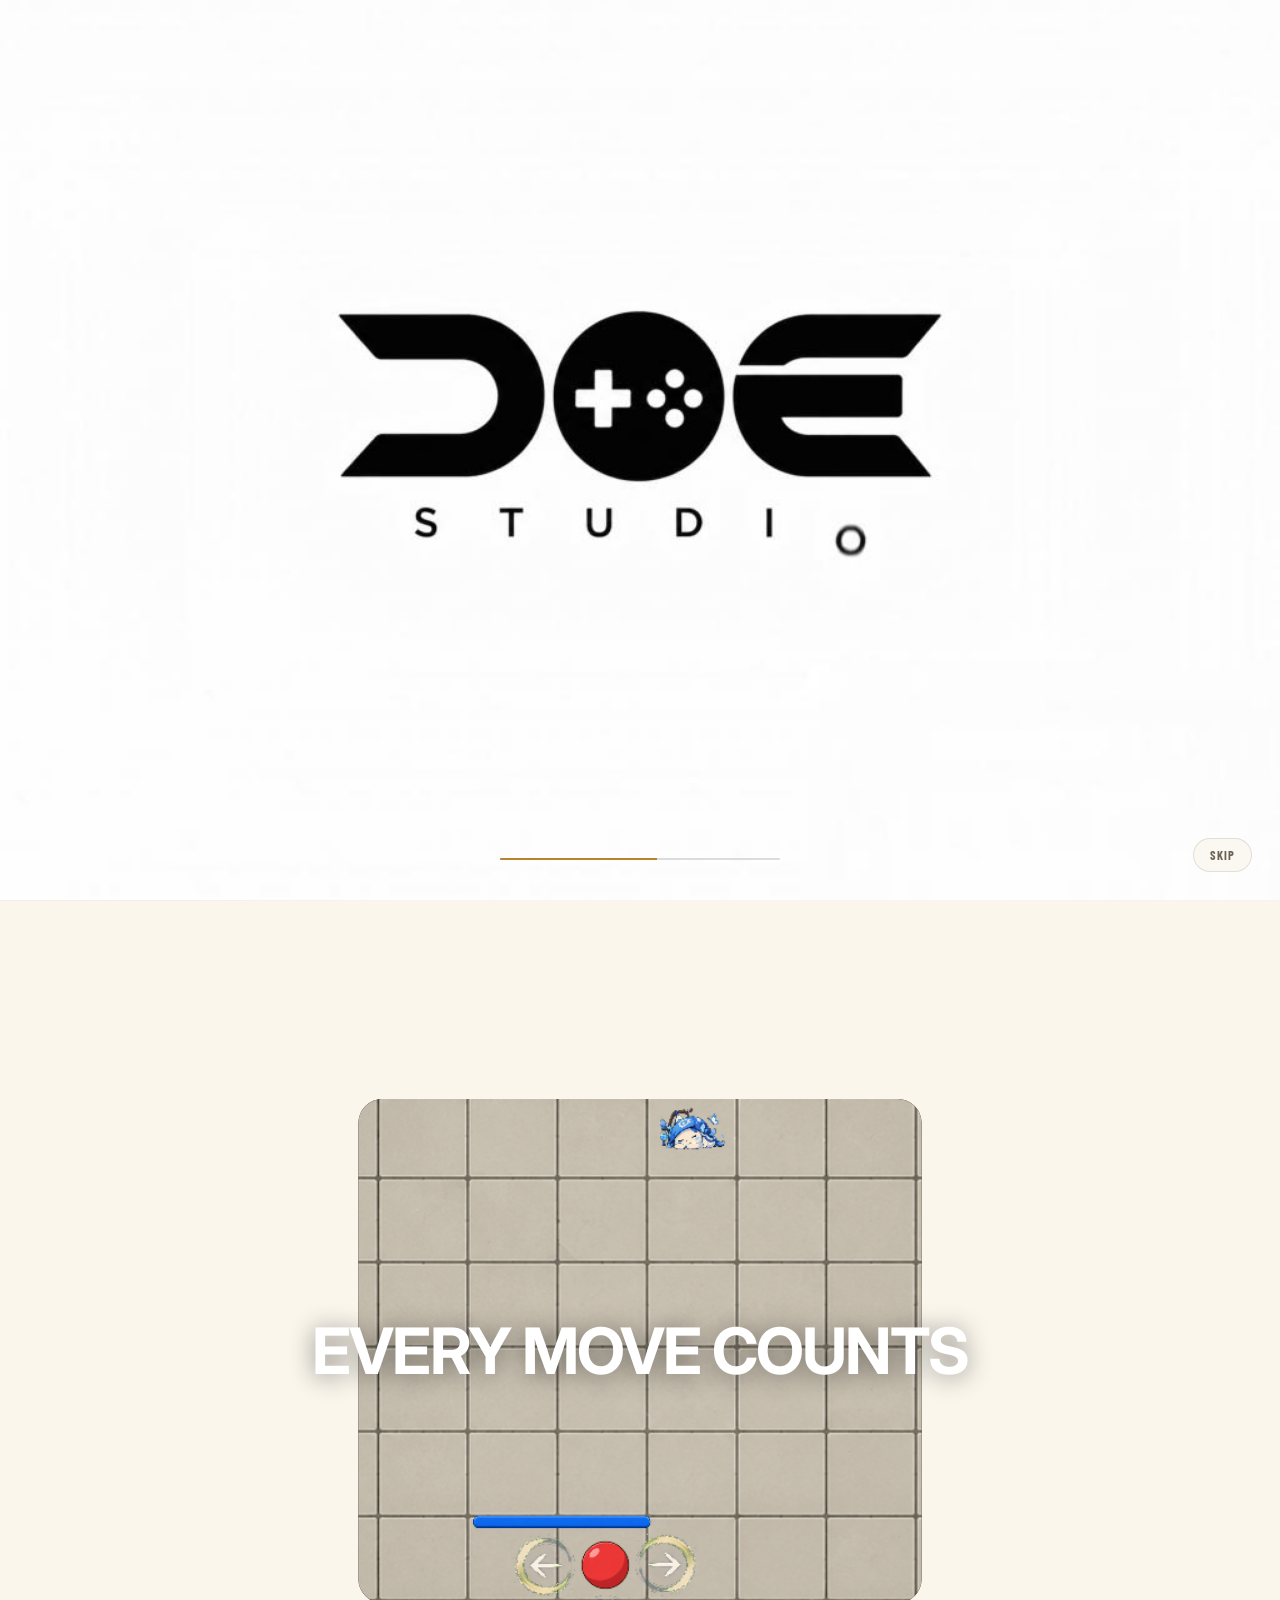
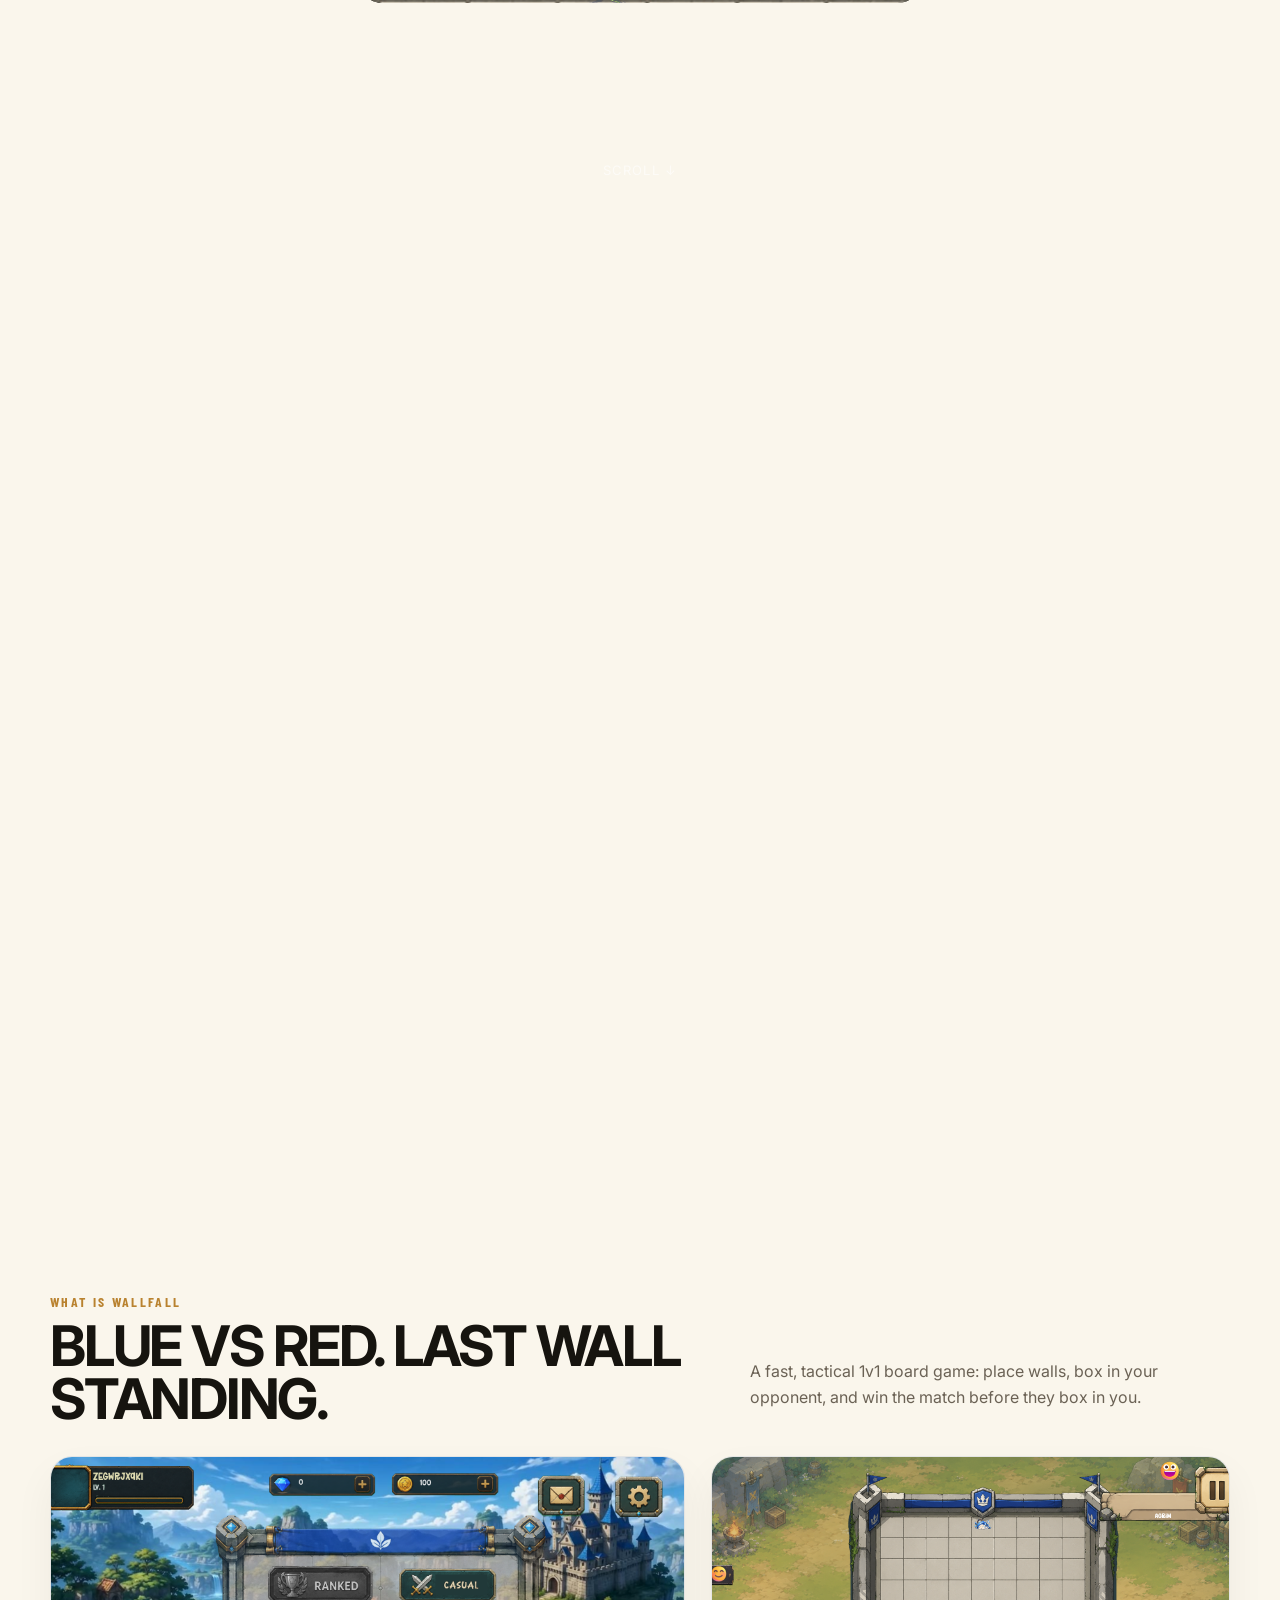
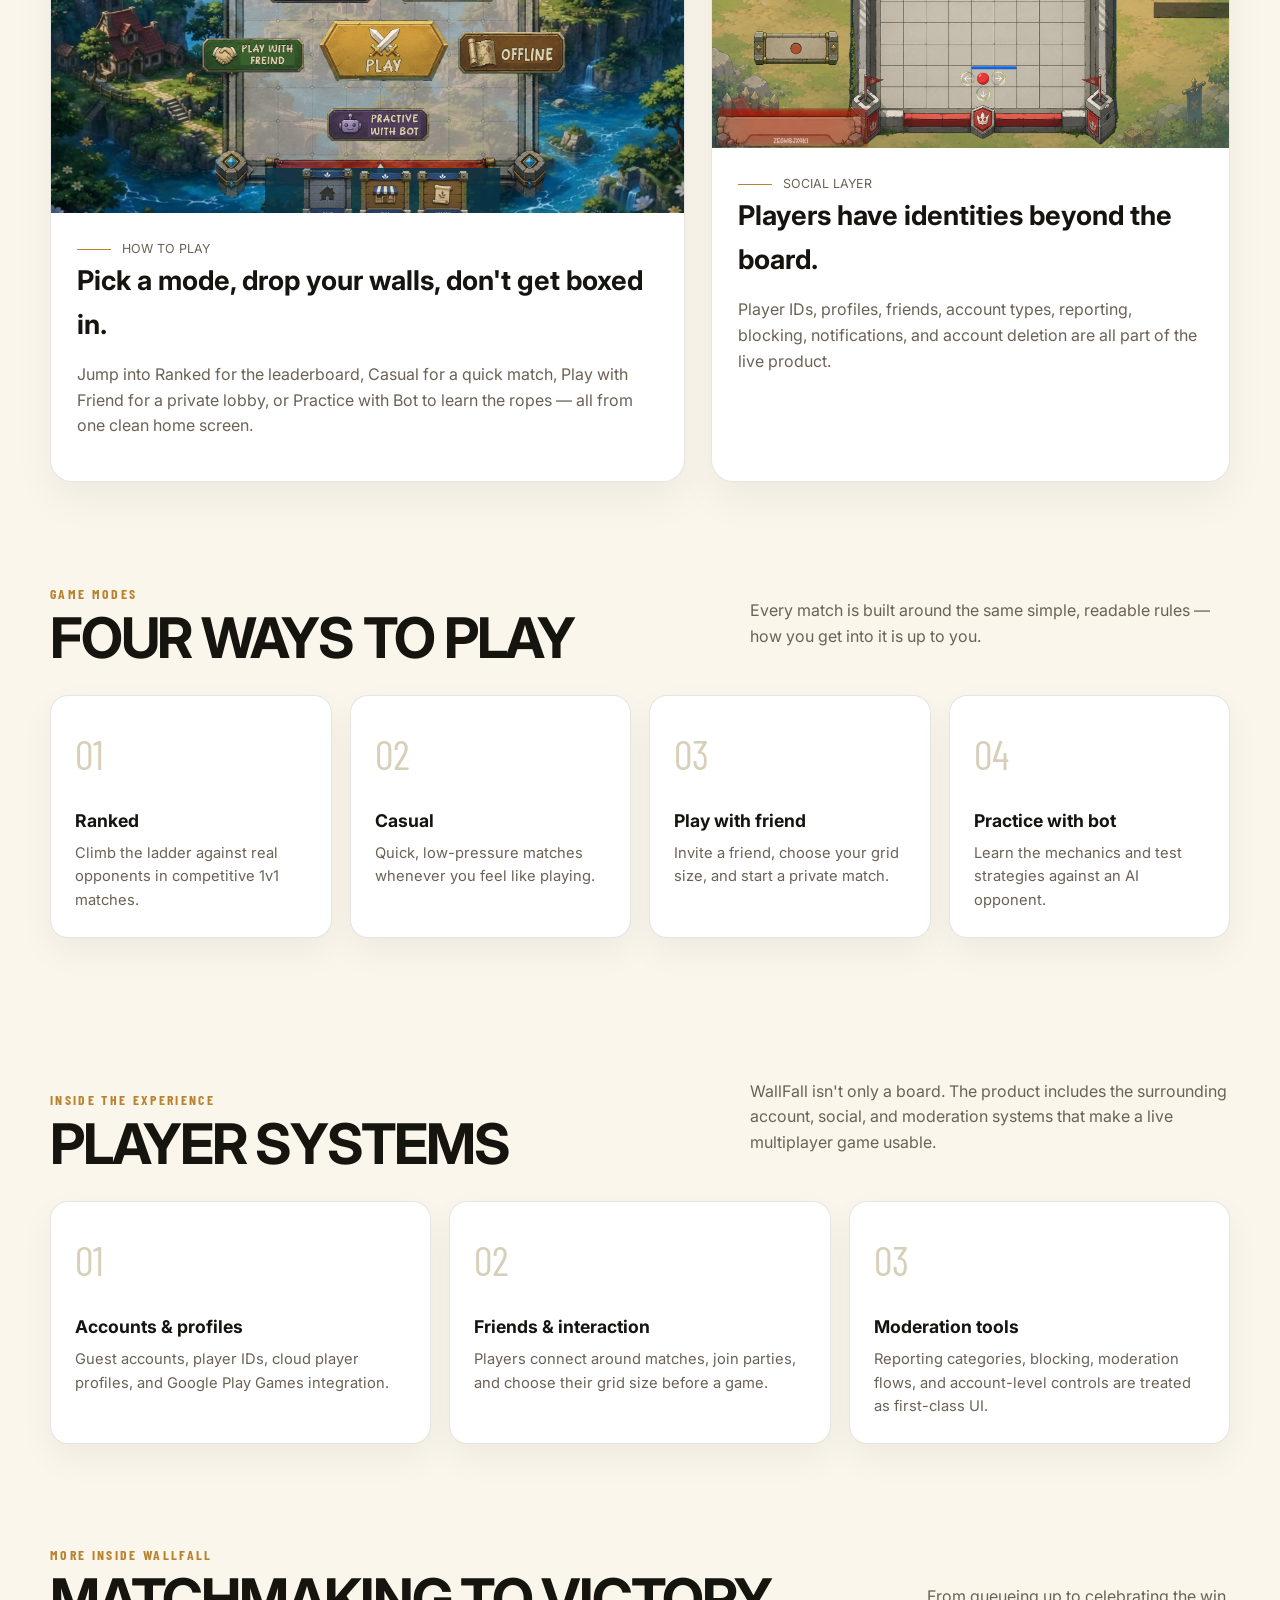
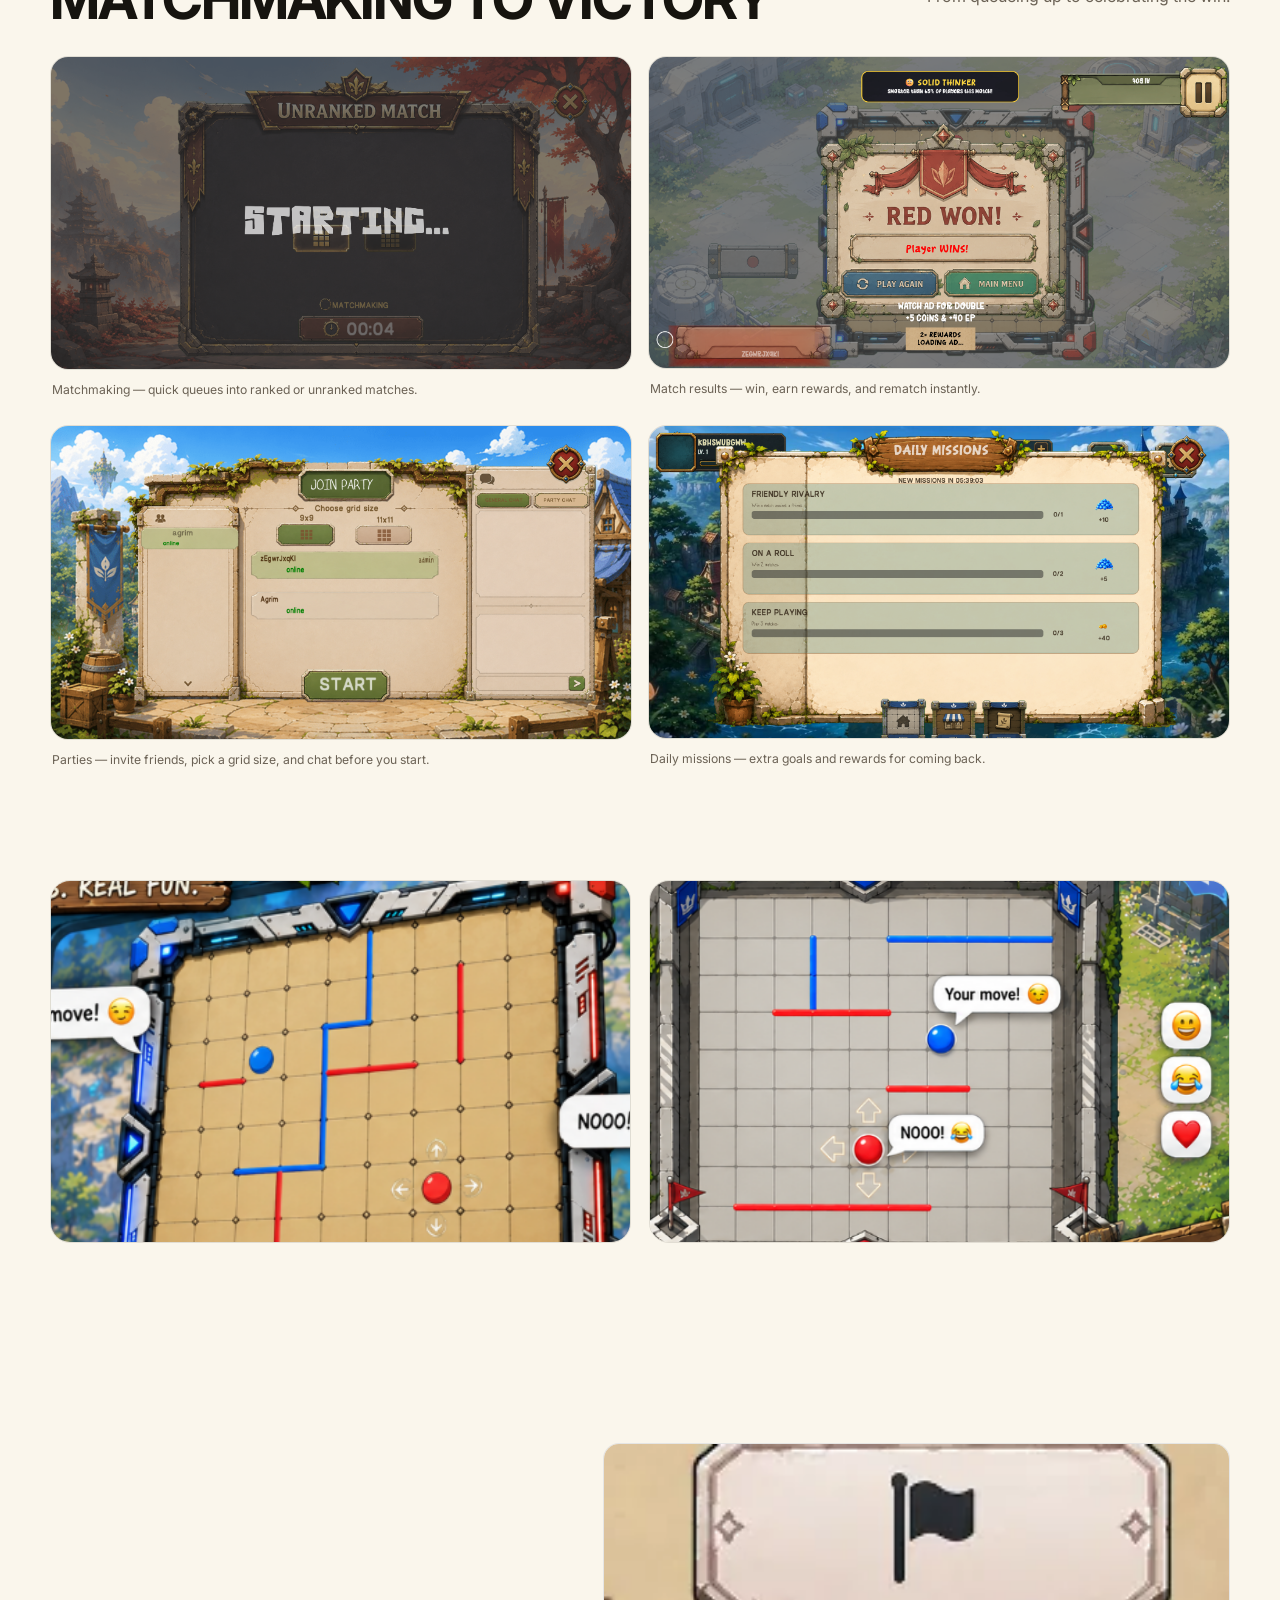
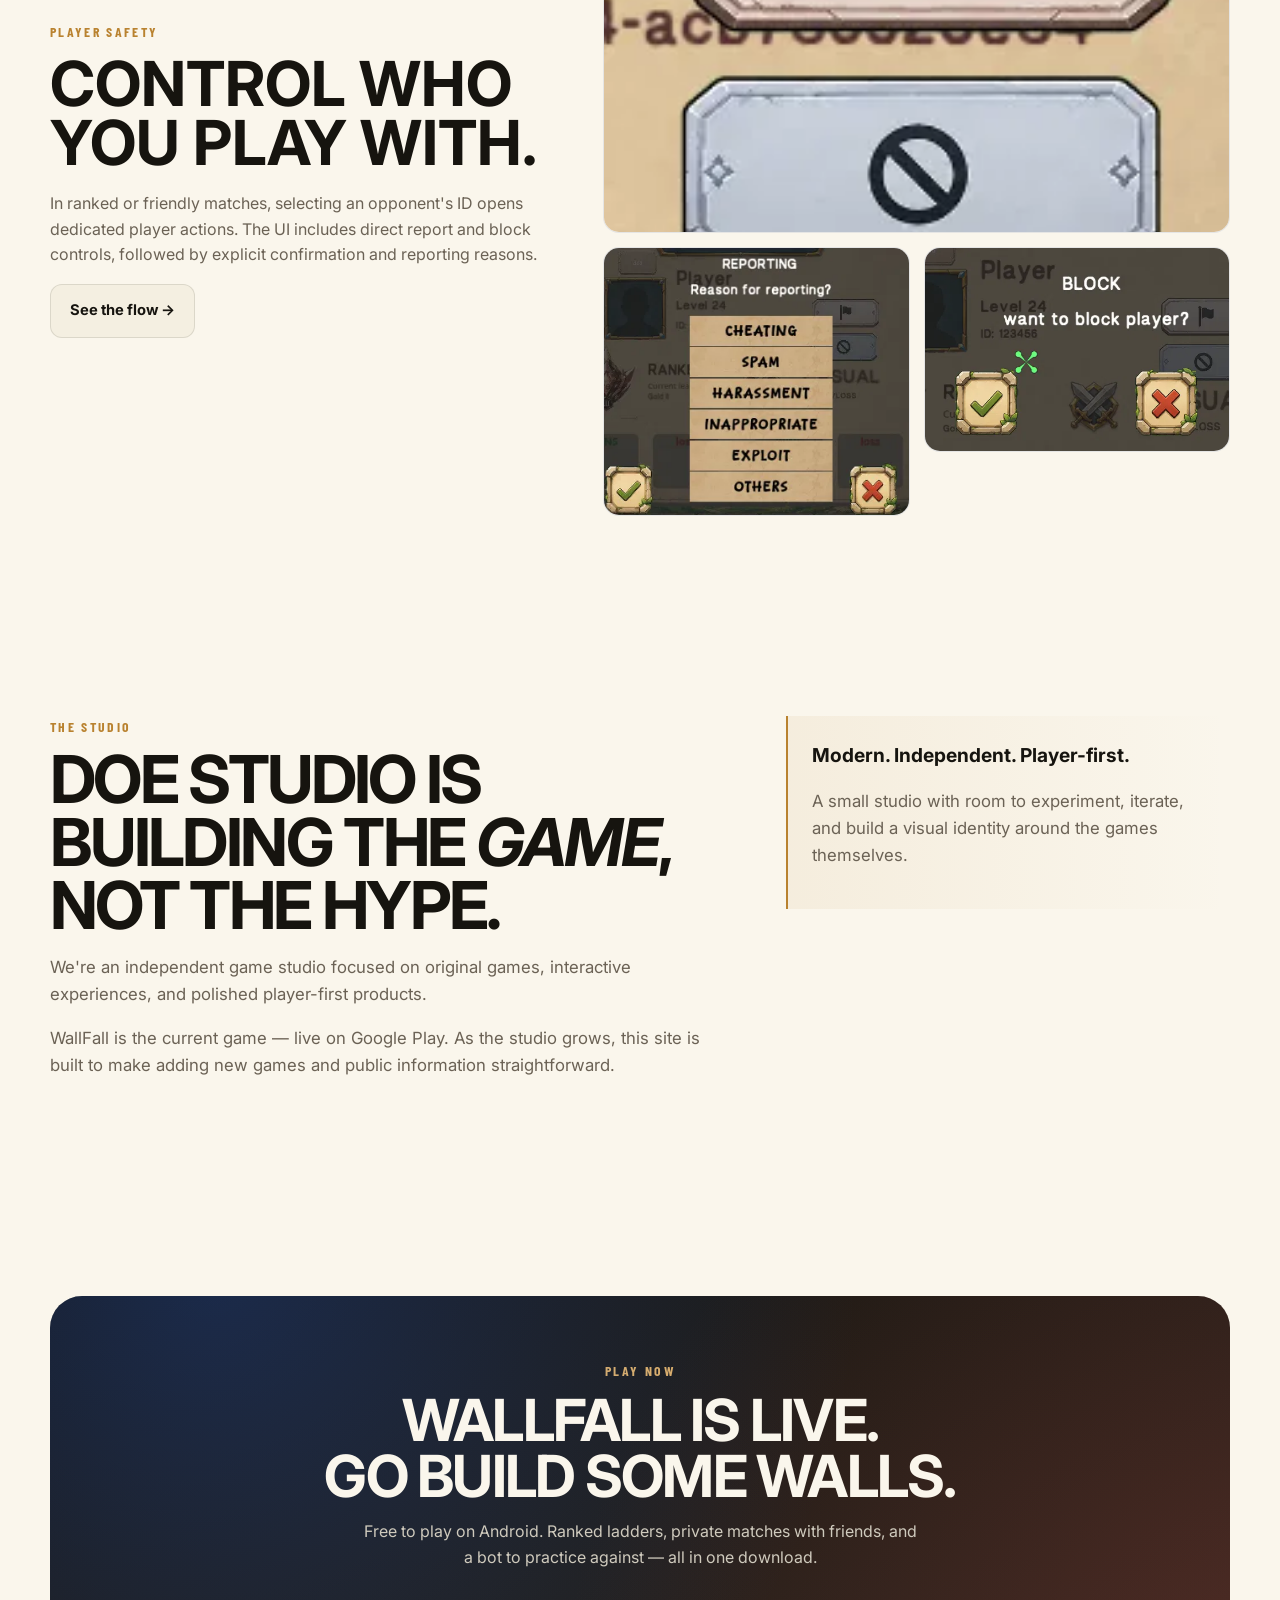
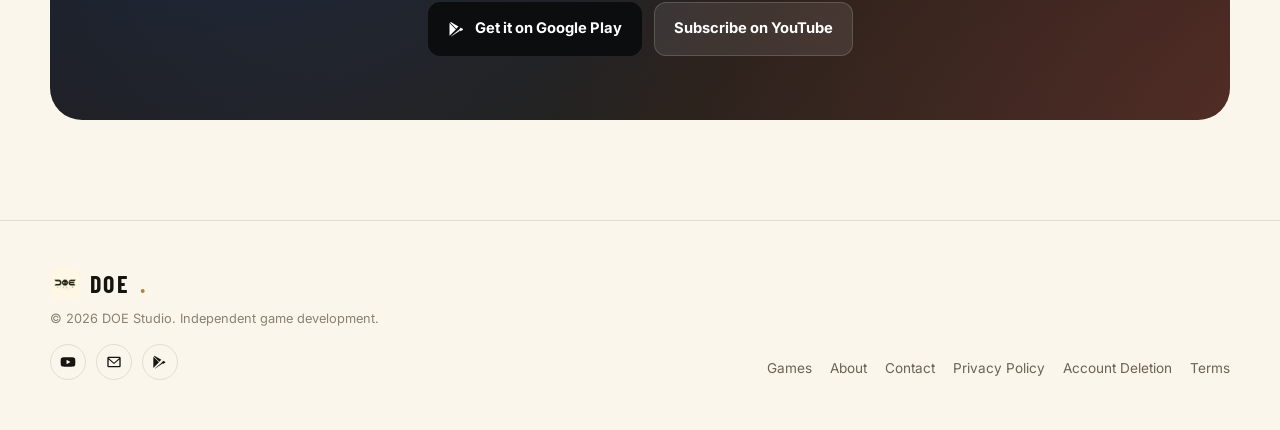
<file: index.html>
<!doctype html><html lang="en"><head><meta charset="utf-8"><meta name="viewport" content="width=device-width,initial-scale=1"><title>DOE Studio — Play Beyond</title><meta name="description" content="DOE Studio is an independent game studio building WallFall, a competitive multiplayer barricade game. Build. Block. Outplay."><meta property="og:title" content="DOE Studio — Play Beyond"><meta property="og:description" content="Meet DOE Studio and download WallFall on Google Play."><meta property="og:image" content="./assets/wallfall-splash.png"><meta property="og:type" content="website"><link rel="icon" href="./favicon.svg"><link rel="stylesheet" href="./styles.css"></head><body>
<div class="intro-loader" data-intro aria-hidden="true">
  <img class="intro-loader__frame" alt="" src="./assets/intro/frames/f000.jpg">
  <div class="intro-loader__bar"><span></span></div>
  <button class="intro-loader__skip" type="button">Skip</button>
  <audio preload="auto" src="./assets/intro/intro.mp3"></audio>
</div>
<header class="site-header"><div class="container nav">
  <a class="brand" href="./"><img src="./assets/logo.jpg" alt="DOE Studio">DOE<span>.</span></a>
  <div class="nav-right">
    <a class="nav-cta" href="https://play.google.com/store/apps/details?id=com.agrimkaushal.wallfall&hl" target="_blank" rel="noopener">Download WallFall</a>
    <button class="menu-toggle" data-menu-toggle type="button" aria-controls="staggered-menu-panel"><span class="bars"><span></span><span></span><span></span></span>Menu</button>
  </div>
</div></header>
<main>

<section class="hero"><div class="container hero-grid">
  <div>
    <div class="logo-lockup"><span class="logo-dot"></span> INDEPENDENT GAME STUDIO</div>
    <h1>PLAY<br><em>BEYOND.</em></h1>
    <div class="split-flap" data-split-flap data-words='["BUILD. BLOCK. OUTPLAY.","RANKED. CASUAL. FRIENDLY.","REPORT. BLOCK. PLAY SAFE.","MADE BY DOE STUDIO"]' data-pad-to="20" style="--split-flap-tile-color:#16140f;--split-flap-text-color:#faf6ec;--split-flap-font-size:15px;--split-flap-gap:3px;--split-flap-radius:4px"></div>
    <p>DOE Studio builds original multiplayer games with a focus on competitive play, clean identity, and the small details players actually feel. WallFall is the current game — live now on Google Play.</p>
    <div class="hero-actions">
      <a class="btn store" href="https://play.google.com/store/apps/details?id=com.agrimkaushal.wallfall&hl" target="_blank" rel="noopener"><svg viewBox="0 0 24 24" width="18" height="18" fill="currentColor"><path d="M3 3.6c0-.5.3-.9.7-1.1L14 8.5l-3 3-8-7.9zM2 4l8.5 8.5L2 21V4zm12.5 9L4.1 21.6c.2.1.5.1.7 0L16.4 14l-1.9-1zM16.4 10l3.2 1.8c.6.3.6 1.2 0 1.5L16.4 15l-2.1-2.1 2.1-1.9z"/></svg> Get it on Google Play</a>
      <a class="btn dark" href="https://www.youtube.com/@Doe.studio" target="_blank" rel="noopener">Watch on YouTube →</a>
    </div>
  </div>
  <div class="hero-card">
    <div class="hero-shot"><img src="./assets/wallfall-splash.png" alt="WallFall — multiplayer barricade game key art"></div>
    <div class="hero-stamp">WALLFALL / LIVE ON GOOGLE PLAY</div>
  </div>
</div></section>

<section class="scroll-expand">
  <div class="scroll-expand__track">
    <div class="scroll-expand__stage">
      <div class="scroll-expand__frame">
        <img class="scroll-expand__media" src="./assets/wallfall-action-03.png" alt="Two WallFall players closing in on each other mid-match">
        <div class="scroll-expand__scrim"></div>
        <div class="scroll-expand__overlay">
          <h3>Build the path. Own the match.</h3>
          <p>Every wall you drop reshapes the board. Read your opponent, cut off their line, and force the mistake — one square at a time.</p>
        </div>
      </div>
      <h2 class="scroll-expand__title">EVERY MOVE COUNTS</h2>
      <div class="scroll-expand__hint">Scroll ↓</div>
    </div>
  </div>
</section>

<section class="section"><div class="container"><div class="section-head"><div><div class="eyebrow">What is WallFall</div><h2>BLUE VS RED. LAST WALL STANDING.</h2></div><p>A fast, tactical 1v1 board game: place walls, box in your opponent, and win the match before they box in you.</p></div><div class="game-feature">
  <article class="shot-panel"><img src="./assets/ui-main-menu.png" alt="WallFall main menu with Ranked, Casual, Play with Friend, and Practice with Bot"><div class="pad"><div class="kicker-line">HOW TO PLAY</div><h3>Pick a mode, drop your walls, don't get boxed in.</h3><p class="muted">Jump into Ranked for the leaderboard, Casual for a quick match, Play with Friend for a private lobby, or Practice with Bot to learn the ropes — all from one clean home screen.</p></div></article>
  <article class="shot-panel"><img src="./assets/wallfall-action-02.png" alt="WallFall gameplay with blue and red wall paths closing off the board"><div class="pad"><div class="kicker-line">SOCIAL LAYER</div><h3>Players have identities beyond the board.</h3><p class="muted">Player IDs, profiles, friends, account types, reporting, blocking, notifications, and account deletion are all part of the live product.</p></div></article>
</div></div></section>

<section class="section" style="padding-top:0"><div class="container"><div class="section-head"><div><div class="eyebrow">Game modes</div><h2>FOUR WAYS TO PLAY</h2></div><p>Every match is built around the same simple, readable rules — how you get into it is up to you.</p></div><div class="feature-grid modes">
  <article class="feature-card"><div class="num">01</div><h3>Ranked</h3><p>Climb the ladder against real opponents in competitive 1v1 matches.</p></article>
  <article class="feature-card"><div class="num">02</div><h3>Casual</h3><p>Quick, low-pressure matches whenever you feel like playing.</p></article>
  <article class="feature-card"><div class="num">03</div><h3>Play with friend</h3><p>Invite a friend, choose your grid size, and start a private match.</p></article>
  <article class="feature-card"><div class="num">04</div><h3>Practice with bot</h3><p>Learn the mechanics and test strategies against an AI opponent.</p></article>
</div></div></section>

<section class="section" style="padding-top:25px"><div class="container"><div class="section-head"><div><div class="eyebrow">Inside the experience</div><h2>PLAYER SYSTEMS</h2></div><p>WallFall isn't only a board. The product includes the surrounding account, social, and moderation systems that make a live multiplayer game usable.</p></div><div class="feature-grid"><article class="feature-card"><div class="num">01</div><h3>Accounts & profiles</h3><p>Guest accounts, player IDs, cloud player profiles, and Google Play Games integration.</p></article><article class="feature-card"><div class="num">02</div><h3>Friends & interaction</h3><p>Players connect around matches, join parties, and choose their grid size before a game.</p></article><article class="feature-card"><div class="num">03</div><h3>Moderation tools</h3><p>Reporting categories, blocking, moderation flows, and account-level controls are treated as first-class UI.</p></article></div></div></section>

<section class="section" style="padding-top:0"><div class="container"><div class="section-head"><div><div class="eyebrow">More inside WallFall</div><h2>MATCHMAKING TO VICTORY</h2></div><p>From queueing up to celebrating the win.</p></div><div class="gallery">
  <figure><img src="./assets/ui-matchmaking.png" alt="WallFall matchmaking screen finding an unranked match"><figcaption>Matchmaking — quick queues into ranked or unranked matches.</figcaption></figure>
  <figure><img src="./assets/ui-win-screen.png" alt="WallFall win screen showing Red Won and bonus reward option"><figcaption>Match results — win, earn rewards, and rematch instantly.</figcaption></figure>
  <figure><img src="./assets/ui-party.png" alt="WallFall party screen with friends list, grid size choice, and chat"><figcaption>Parties — invite friends, pick a grid size, and chat before you start.</figcaption></figure>
  <figure><img src="./assets/ui-daily-missions.png" alt="WallFall daily missions screen with reward progress bars"><figcaption>Daily missions — extra goals and rewards for coming back.</figcaption></figure>
</div></div></section>

<section class="section" style="padding-top:0"><div class="container"><div class="banner-row">
  <img src="./assets/banner-real-players.png" alt="WallFall marketing banner reading Real Players, Real Fun">
  <img src="./assets/banner-same-game.png" alt="WallFall marketing banner reading Same Game, More Fun">
</div></div></section>

<section class="section"><div class="container safety"><div class="safety-copy"><div class="eyebrow">Player safety</div><h2>CONTROL WHO<br>YOU PLAY WITH.</h2><p class="muted">In ranked or friendly matches, selecting an opponent's ID opens dedicated player actions. The UI includes direct report and block controls, followed by explicit confirmation and reporting reasons.</p><a class="btn dark" href="./games/wallfall/#safety">See the flow →</a></div><div class="safety-stack"><img class="tall" src="./assets/player-actions.png" alt="WallFall report and block player action buttons"><img src="./assets/report-player.png" alt="WallFall reporting reason menu"><img src="./assets/block-player.png" alt="WallFall block player confirmation dialog"></div></div></section>

<section id="about" class="section"><div class="container about"><div><div class="eyebrow">The studio</div><h2>DOE STUDIO IS BUILDING THE <em>GAME</em>, NOT THE HYPE.</h2><p>We're an independent game studio focused on original games, interactive experiences, and polished player-first products.</p><p>WallFall is the current game — live on Google Play. As the studio grows, this site is built to make adding new games and public information straightforward.</p></div><div class="manifesto"><strong>Modern. Independent. Player-first.</strong><p class="muted">A small studio with room to experiment, iterate, and build a visual identity around the games themselves.</p></div></div></section>

<section class="section"><div class="container">
  <div class="download-cta">
    <div class="eyebrow" style="color:var(--gold-soft)">Play now</div>
    <h2>WALLFALL IS LIVE.<br>GO BUILD SOME WALLS.</h2>
    <p>Free to play on Android. Ranked ladders, private matches with friends, and a bot to practice against — all in one download.</p>
    <div class="hero-actions">
      <a class="btn store" href="https://play.google.com/store/apps/details?id=com.agrimkaushal.wallfall&hl" target="_blank" rel="noopener"><svg viewBox="0 0 24 24" width="18" height="18" fill="currentColor"><path d="M3 3.6c0-.5.3-.9.7-1.1L14 8.5l-3 3-8-7.9zM2 4l8.5 8.5L2 21V4zm12.5 9L4.1 21.6c.2.1.5.1.7 0L16.4 14l-1.9-1zM16.4 10l3.2 1.8c.6.3.6 1.2 0 1.5L16.4 15l-2.1-2.1 2.1-1.9z"/></svg> Get it on Google Play</a>
      <a class="btn dark" href="https://www.youtube.com/@Doe.studio" target="_blank" rel="noopener">Subscribe on YouTube</a>
    </div>
  </div>
</div></section>

</main>
<footer class="footer"><div class="container footer-grid">
  <div><div class="footer-brand"><img src="./assets/logo.jpg" alt="DOE Studio"><div class="brand">DOE<span>.</span></div></div><p>© <span data-year></span> DOE Studio. Independent game development.</p>
    <div class="footer-socials">
      <a href="https://www.youtube.com/@Doe.studio" target="_blank" rel="noopener" aria-label="YouTube"><svg viewBox="0 0 24 24" fill="currentColor"><path d="M23 12s0-3.3-.4-4.8c-.3-.9-1-1.6-1.9-1.9C19.1 5 12 5 12 5s-7.1 0-8.7.3c-.9.3-1.6 1-1.9 1.9C1 8.7 1 12 1 12s0 3.3.4 4.8c.3.9 1 1.6 1.9 1.9C4.9 19 12 19 12 19s7.1 0 8.7-.3c.9-.3 1.6-1 1.9-1.9.4-1.5.4-4.8.4-4.8zM9.8 15.3V8.7l6 3.3z"/></svg></a>
      <a href="mailto:support.doe.studio@gmail.com" aria-label="Email"><svg viewBox="0 0 24 24" fill="currentColor"><path d="M4 4h16a2 2 0 0 1 2 2v12a2 2 0 0 1-2 2H4a2 2 0 0 1-2-2V6a2 2 0 0 1 2-2zm0 2v.01L12 13l8-6.99V6H4zm16 2.24-7.4 6.47a1 1 0 0 1-1.2 0L4 8.24V18h16z"/></svg></a>
      <a href="https://play.google.com/store/apps/details?id=com.agrimkaushal.wallfall&hl" target="_blank" rel="noopener" aria-label="Google Play"><svg viewBox="0 0 24 24" fill="currentColor"><path d="M3 3.6c0-.5.3-.9.7-1.1L14 8.5l-3 3-8-7.9zM2 4l8.5 8.5L2 21V4zm12.5 9L4.1 21.6c.2.1.5.1.7 0L16.4 14l-1.9-1zM16.4 10l3.2 1.8c.6.3.6 1.2 0 1.5L16.4 15l-2.1-2.1 2.1-1.9z"/></svg></a>
    </div>
  </div>
  <div class="footer-links"><a href="./games/wallfall/">Games</a><a href="./#about">About</a><a href="./contact/">Contact</a><a href="./privacy-policy/">Privacy Policy</a><a href="./account-deletion/">Account Deletion</a><a href="./terms/">Terms</a></div>
</div></footer>

<div class="staggered-menu-wrapper" data-position="right">
  <div class="sm-prelayers"><div class="sm-prelayer" style="background:#2461e0"></div><div class="sm-prelayer" style="background:#e5453a"></div></div>
  <aside class="staggered-menu-panel" id="staggered-menu-panel"><div class="sm-panel-inner">
    <ul class="sm-panel-list" data-numbering>
      <li class="sm-panel-itemWrap"><a class="sm-panel-item" data-route="/" href="./"><span class="sm-panel-itemLabel">Home</span></a></li>
      <li class="sm-panel-itemWrap"><a class="sm-panel-item" data-route="/games" href="./games/wallfall/"><span class="sm-panel-itemLabel">WallFall</span></a></li>
      <li class="sm-panel-itemWrap"><a class="sm-panel-item" href="./#about"><span class="sm-panel-itemLabel">About</span></a></li>
      <li class="sm-panel-itemWrap"><a class="sm-panel-item" data-route="/contact" href="./contact/"><span class="sm-panel-itemLabel">Contact</span></a></li>
    </ul>
    <div class="sm-socials"><h3 class="sm-socials-title">Follow DOE Studio</h3><ul class="sm-socials-list">
      <li><a class="sm-socials-link" href="https://www.youtube.com/@Doe.studio" target="_blank" rel="noopener">YouTube</a></li>
      <li><a class="sm-socials-link" href="mailto:support.doe.studio@gmail.com">Email</a></li>
      <li><a class="sm-socials-link" href="https://play.google.com/store/apps/details?id=com.agrimkaushal.wallfall&hl" target="_blank" rel="noopener">Play Store</a></li>
    </ul></div>
  </div></aside>
</div>
<script src="./main.js"></script></body></html>
</file>
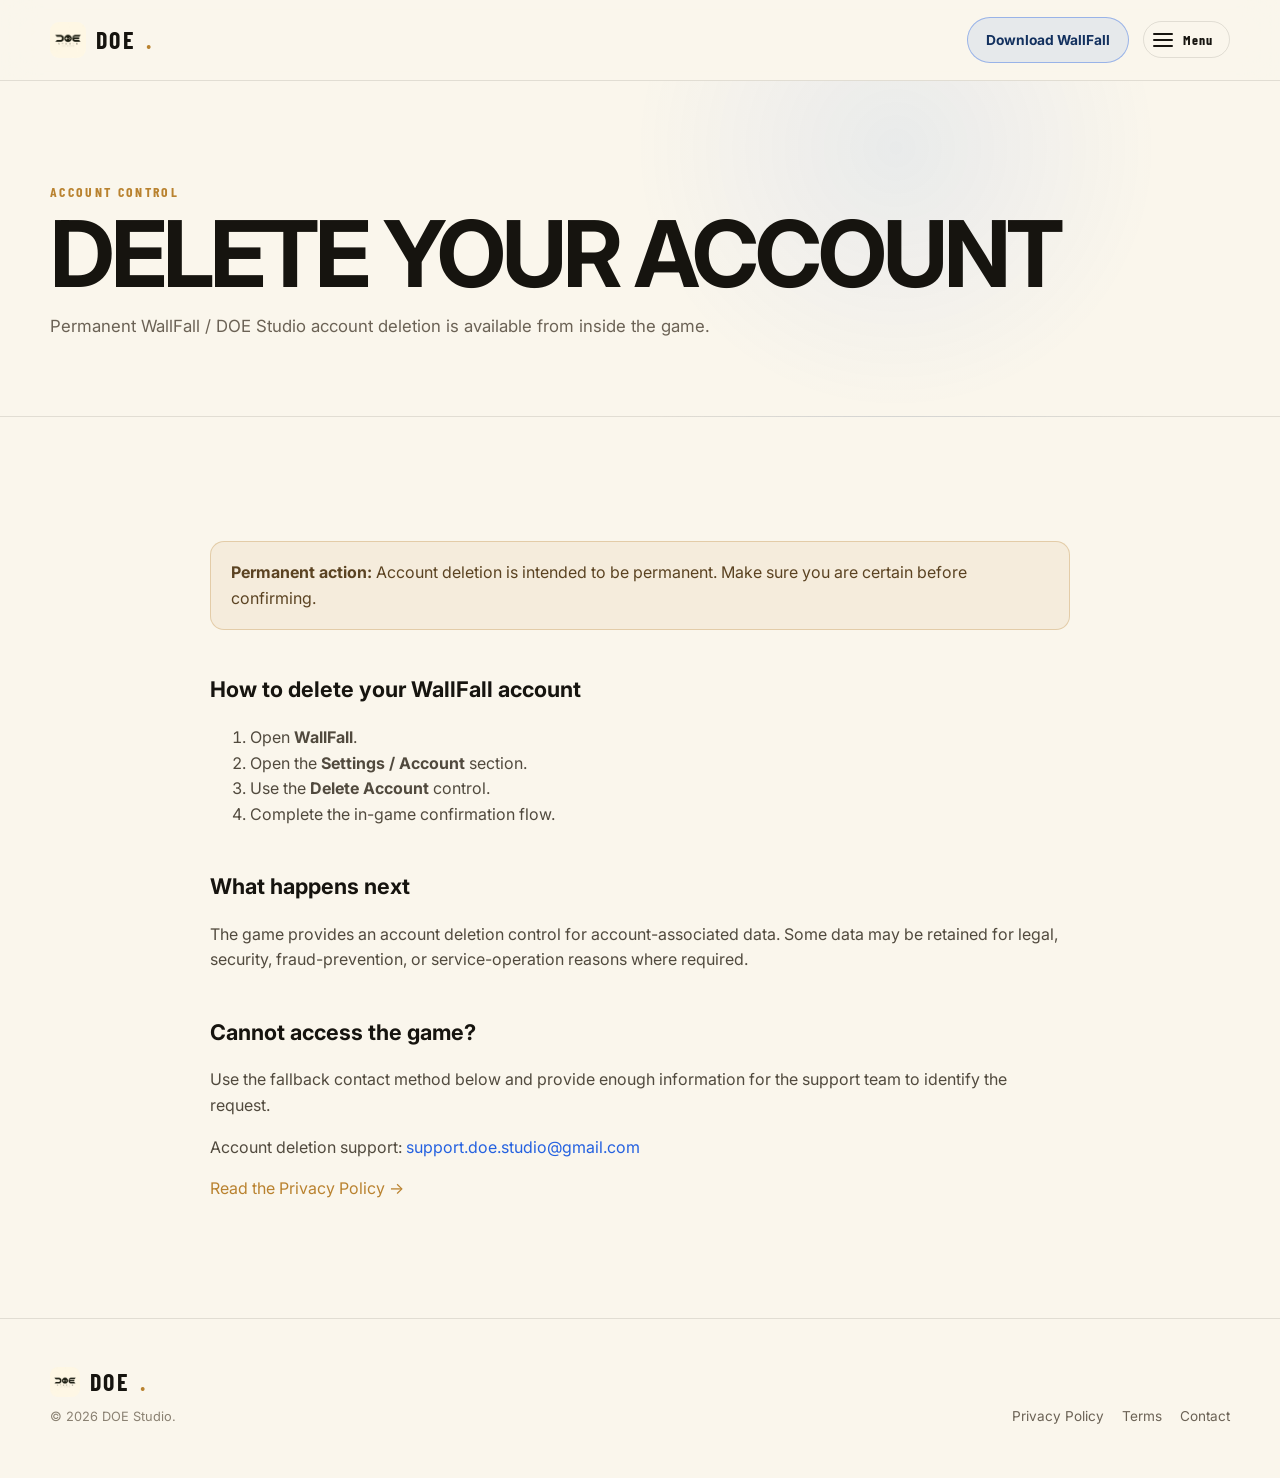
<file: account-deletion/index.html>
<!doctype html><html lang="en"><head><meta charset="utf-8"><meta name="viewport" content="width=device-width,initial-scale=1"><title>Account Deletion — DOE Studio / WallFall</title><meta name="description" content="How to permanently delete a WallFall account."><link rel="icon" href="../favicon.svg"><link rel="stylesheet" href="../styles.css"></head><body>
<header class="site-header"><div class="container nav">
  <a class="brand" href="../"><img src="../assets/logo.jpg" alt="DOE Studio">DOE<span>.</span></a>
  <div class="nav-right">
    <a class="nav-cta" href="https://play.google.com/store/apps/details?id=com.agrimkaushal.wallfall&hl" target="_blank" rel="noopener">Download WallFall</a>
    <button class="menu-toggle" data-menu-toggle type="button" aria-controls="staggered-menu-panel"><span class="bars"><span></span><span></span><span></span></span>Menu</button>
  </div>
</div></header>
<main><section class="page-hero"><div class="container"><div class="eyebrow">ACCOUNT CONTROL</div><h1>DELETE YOUR ACCOUNT</h1><p>Permanent WallFall / DOE Studio account deletion is available from inside the game.</p></div></section><section class="section"><div class="container prose"><div class="notice"><strong>Permanent action:</strong> Account deletion is intended to be permanent. Make sure you are certain before confirming.</div><h2>How to delete your WallFall account</h2><ol><li>Open <strong>WallFall</strong>.</li><li>Open the <strong>Settings / Account</strong> section.</li><li>Use the <strong>Delete Account</strong> control.</li><li>Complete the in-game confirmation flow.</li></ol><h2>What happens next</h2><p>The game provides an account deletion control for account-associated data. Some data may be retained for legal, security, fraud-prevention, or service-operation reasons where required.</p><h2>Cannot access the game?</h2><p>Use the fallback contact method below and provide enough information for the support team to identify the request.</p><p>Account deletion support: <a href="mailto:support.doe.studio@gmail.com" style="color:var(--blue)">support.doe.studio@gmail.com</a></p><p><a href="../privacy-policy/" style="color:var(--gold)">Read the Privacy Policy →</a></p></div></section></main><footer class="footer"><div class="container footer-grid"><div><div class="footer-brand"><img src="../assets/logo.jpg" alt="DOE Studio"><div class="brand">DOE<span>.</span></div></div><p>© <span data-year></span> DOE Studio.</p></div><div class="footer-links"><a href="../privacy-policy/">Privacy Policy</a><a href="../terms/">Terms</a><a href="../contact/">Contact</a></div></div></footer>

<div class="staggered-menu-wrapper" data-position="right">
  <div class="sm-prelayers"><div class="sm-prelayer" style="background:#2461e0"></div><div class="sm-prelayer" style="background:#e5453a"></div></div>
  <aside class="staggered-menu-panel" id="staggered-menu-panel"><div class="sm-panel-inner">
    <ul class="sm-panel-list" data-numbering>
      <li class="sm-panel-itemWrap"><a class="sm-panel-item" data-route="/" href="../"><span class="sm-panel-itemLabel">Home</span></a></li>
      <li class="sm-panel-itemWrap"><a class="sm-panel-item" data-route="/games" href="../games/wallfall/"><span class="sm-panel-itemLabel">WallFall</span></a></li>
      <li class="sm-panel-itemWrap"><a class="sm-panel-item" href="../#about"><span class="sm-panel-itemLabel">About</span></a></li>
      <li class="sm-panel-itemWrap"><a class="sm-panel-item" data-route="/contact" href="../contact/"><span class="sm-panel-itemLabel">Contact</span></a></li>
    </ul>
    <div class="sm-socials"><h3 class="sm-socials-title">Follow DOE Studio</h3><ul class="sm-socials-list">
      <li><a class="sm-socials-link" href="https://www.youtube.com/@Doe.studio" target="_blank" rel="noopener">YouTube</a></li>
      <li><a class="sm-socials-link" href="mailto:support.doe.studio@gmail.com">Email</a></li>
      <li><a class="sm-socials-link" href="https://play.google.com/store/apps/details?id=com.agrimkaushal.wallfall&hl" target="_blank" rel="noopener">Play Store</a></li>
    </ul></div>
  </div></aside>
</div>
<script src="../main.js"></script></body></html>
</file>
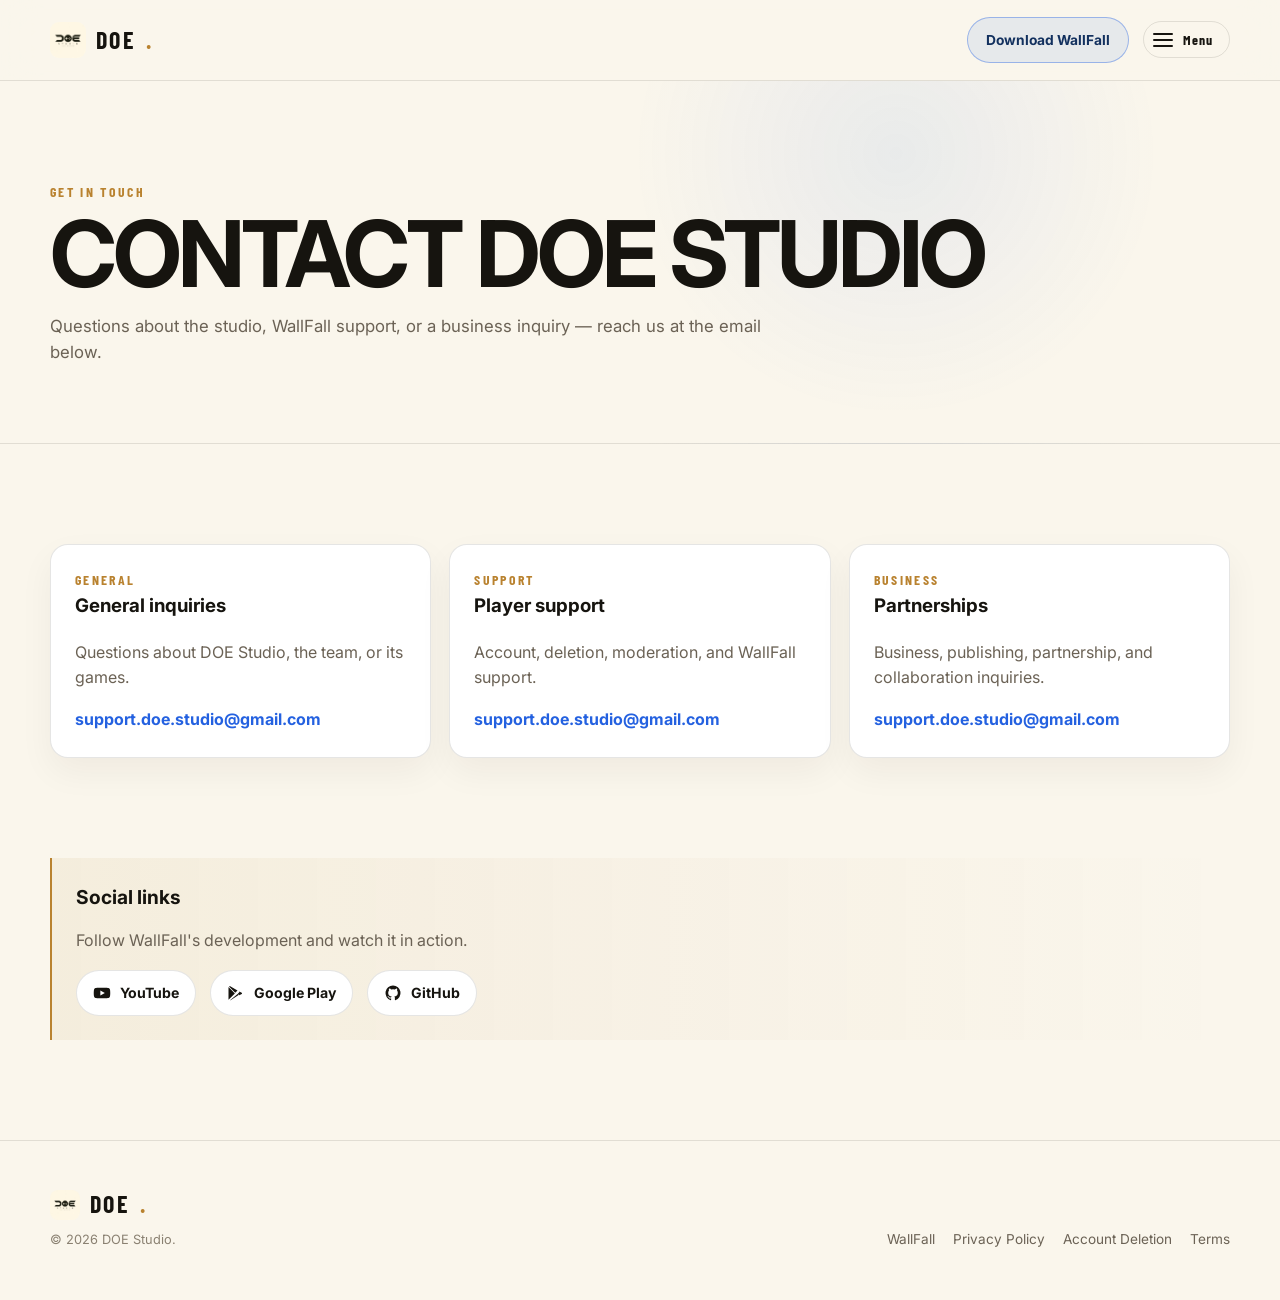
<file: contact/index.html>
<!doctype html><html lang="en"><head><meta charset="utf-8"><meta name="viewport" content="width=device-width,initial-scale=1"><title>Contact — DOE Studio</title><meta name="description" content="Contact DOE Studio for general inquiries, WallFall support, and business opportunities."><link rel="icon" href="../favicon.svg"><link rel="stylesheet" href="../styles.css"></head><body>
<header class="site-header"><div class="container nav">
  <a class="brand" href="../"><img src="../assets/logo.jpg" alt="DOE Studio">DOE<span>.</span></a>
  <div class="nav-right">
    <a class="nav-cta" href="https://play.google.com/store/apps/details?id=com.agrimkaushal.wallfall&hl" target="_blank" rel="noopener">Download WallFall</a>
    <button class="menu-toggle" data-menu-toggle type="button" aria-controls="staggered-menu-panel"><span class="bars"><span></span><span></span><span></span></span>Menu</button>
  </div>
</div></header>
<main>
<section class="page-hero"><div class="container"><div class="eyebrow">GET IN TOUCH</div><h1>CONTACT DOE STUDIO</h1><p>Questions about the studio, WallFall support, or a business inquiry — reach us at the email below.</p></div></section>
<section class="section"><div class="container contact-grid">
  <article class="contact-card"><div class="eyebrow">General</div><h3>General inquiries</h3><p class="muted">Questions about DOE Studio, the team, or its games.</p><a class="contact-value" href="mailto:support.doe.studio@gmail.com">support.doe.studio@gmail.com</a></article>
  <article class="contact-card"><div class="eyebrow">Support</div><h3>Player support</h3><p class="muted">Account, deletion, moderation, and WallFall support.</p><a class="contact-value" href="mailto:support.doe.studio@gmail.com">support.doe.studio@gmail.com</a></article>
  <article class="contact-card"><div class="eyebrow">Business</div><h3>Partnerships</h3><p class="muted">Business, publishing, partnership, and collaboration inquiries.</p><a class="contact-value" href="mailto:support.doe.studio@gmail.com">support.doe.studio@gmail.com</a></article>
</div></section>
<section class="section" style="padding-top:0"><div class="container"><div class="manifesto"><strong>Social links</strong><p class="muted">Follow WallFall's development and watch it in action.</p><div class="social-row">
  <a class="social-pill" href="https://www.youtube.com/@Doe.studio" target="_blank" rel="noopener"><svg viewBox="0 0 24 24" fill="currentColor"><path d="M23 12s0-3.3-.4-4.8c-.3-.9-1-1.6-1.9-1.9C19.1 5 12 5 12 5s-7.1 0-8.7.3c-.9.3-1.6 1-1.9 1.9C1 8.7 1 12 1 12s0 3.3.4 4.8c.3.9 1 1.6 1.9 1.9C4.9 19 12 19 12 19s7.1 0 8.7-.3c.9-.3 1.6-1 1.9-1.9.4-1.5.4-4.8.4-4.8zM9.8 15.3V8.7l6 3.3z"/></svg> YouTube</a>
  <a class="social-pill" href="https://play.google.com/store/apps/details?id=com.agrimkaushal.wallfall&hl" target="_blank" rel="noopener"><svg viewBox="0 0 24 24" fill="currentColor"><path d="M3 3.6c0-.5.3-.9.7-1.1L14 8.5l-3 3-8-7.9zM2 4l8.5 8.5L2 21V4zm12.5 9L4.1 21.6c.2.1.5.1.7 0L16.4 14l-1.9-1zM16.4 10l3.2 1.8c.6.3.6 1.2 0 1.5L16.4 15l-2.1-2.1 2.1-1.9z"/></svg> Google Play</a>
  <a class="social-pill" href="https://github.com/agrimart-blend/kamrion-website" target="_blank" rel="noopener"><svg viewBox="0 0 24 24" fill="currentColor"><path d="M12 2a10 10 0 0 0-3.16 19.5c.5.1.68-.22.68-.48v-1.7c-2.78.6-3.37-1.34-3.37-1.34-.46-1.16-1.1-1.47-1.1-1.47-.9-.62.07-.6.07-.6 1 .07 1.53 1.03 1.53 1.03.89 1.52 2.34 1.08 2.91.83.09-.65.35-1.08.63-1.33-2.22-.25-4.56-1.11-4.56-4.94 0-1.1.39-1.99 1.03-2.69-.1-.25-.45-1.27.1-2.65 0 0 .84-.27 2.75 1.02a9.5 9.5 0 0 1 5 0c1.91-1.3 2.75-1.02 2.75-1.02.55 1.38.2 2.4.1 2.65.64.7 1.03 1.6 1.03 2.69 0 3.84-2.35 4.68-4.58 4.93.36.31.68.92.68 1.85v2.74c0 .27.18.58.69.48A10 10 0 0 0 12 2z"/></svg> GitHub</a>
</div></div></div></section>
</main>
<footer class="footer"><div class="container footer-grid"><div><div class="footer-brand"><img src="../assets/logo.jpg" alt="DOE Studio"><div class="brand">DOE<span>.</span></div></div><p>© <span data-year></span> DOE Studio.</p></div><div class="footer-links"><a href="../games/wallfall/">WallFall</a><a href="../privacy-policy/">Privacy Policy</a><a href="../account-deletion/">Account Deletion</a><a href="../terms/">Terms</a></div></div></footer>

<div class="staggered-menu-wrapper" data-position="right">
  <div class="sm-prelayers"><div class="sm-prelayer" style="background:#2461e0"></div><div class="sm-prelayer" style="background:#e5453a"></div></div>
  <aside class="staggered-menu-panel" id="staggered-menu-panel"><div class="sm-panel-inner">
    <ul class="sm-panel-list" data-numbering>
      <li class="sm-panel-itemWrap"><a class="sm-panel-item" data-route="/" href="../"><span class="sm-panel-itemLabel">Home</span></a></li>
      <li class="sm-panel-itemWrap"><a class="sm-panel-item" data-route="/games" href="../games/wallfall/"><span class="sm-panel-itemLabel">WallFall</span></a></li>
      <li class="sm-panel-itemWrap"><a class="sm-panel-item" href="../#about"><span class="sm-panel-itemLabel">About</span></a></li>
      <li class="sm-panel-itemWrap"><a class="sm-panel-item" data-route="/contact" href="./"><span class="sm-panel-itemLabel">Contact</span></a></li>
    </ul>
    <div class="sm-socials"><h3 class="sm-socials-title">Follow DOE Studio</h3><ul class="sm-socials-list">
      <li><a class="sm-socials-link" href="https://www.youtube.com/@Doe.studio" target="_blank" rel="noopener">YouTube</a></li>
      <li><a class="sm-socials-link" href="mailto:support.doe.studio@gmail.com">Email</a></li>
      <li><a class="sm-socials-link" href="https://play.google.com/store/apps/details?id=com.agrimkaushal.wallfall&hl" target="_blank" rel="noopener">Play Store</a></li>
    </ul></div>
  </div></aside>
</div>
<script src="../main.js"></script></body></html>
</file>
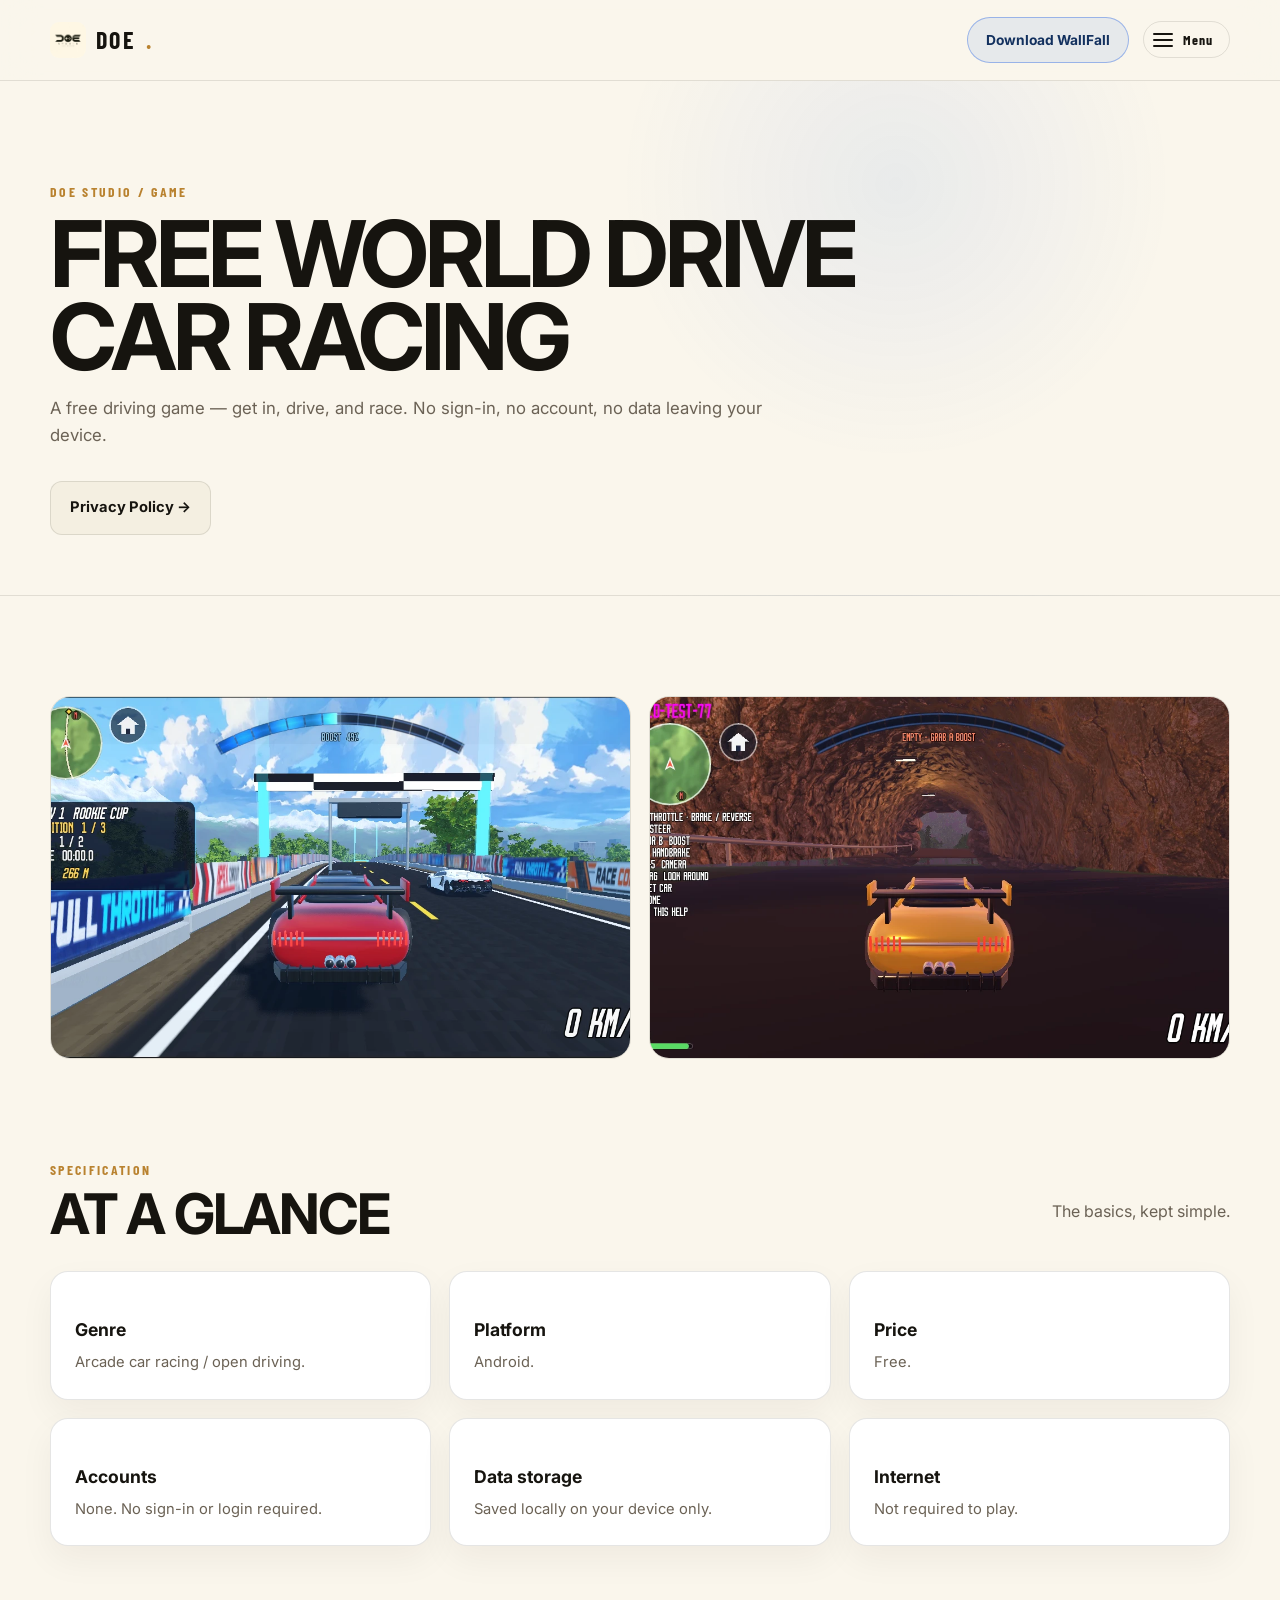
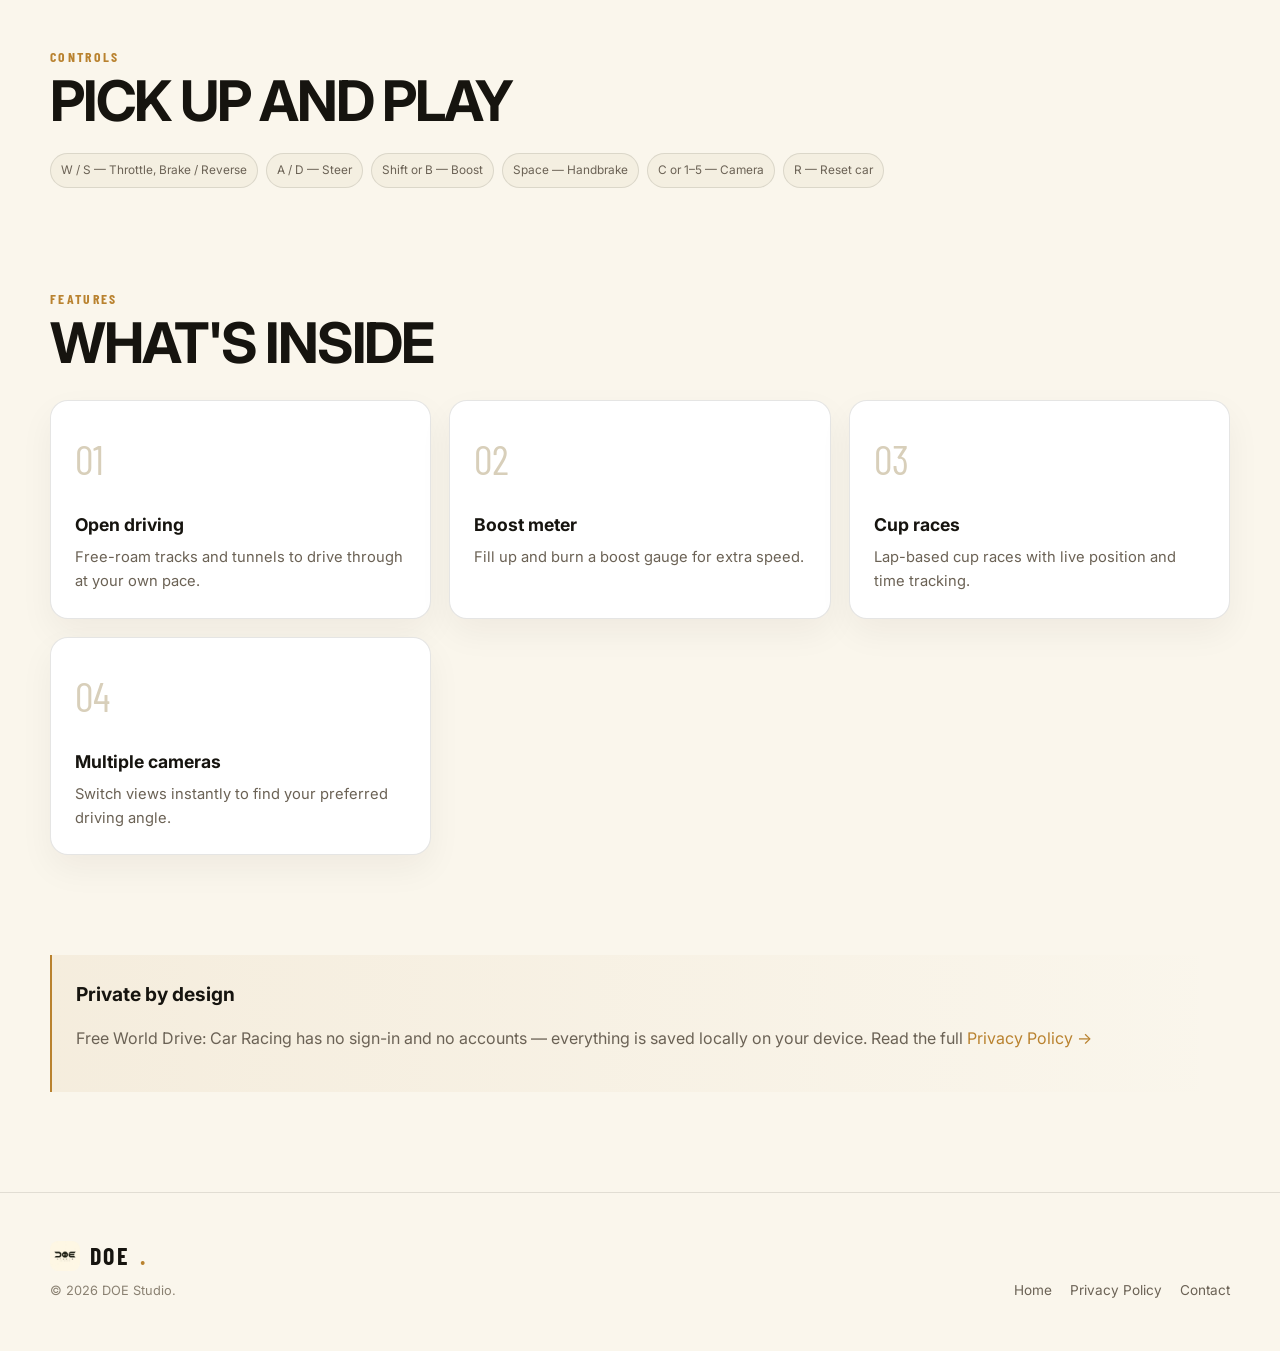
<file: free-world-drive/index.html>
<!doctype html><html lang="en"><head><meta charset="utf-8"><meta name="viewport" content="width=device-width,initial-scale=1"><title>Free World Drive: Car Racing — DOE Studio</title><meta name="description" content="Free World Drive: Car Racing is a free, no-sign-in driving game by DOE Studio. Open-road driving, boost, and cup races — all data stays on your device."><meta property="og:title" content="Free World Drive: Car Racing — DOE Studio"><meta property="og:description" content="A free, no-sign-in driving game. All data stays on your device."><meta property="og:image" content="../assets/free-world-drive/screenshot-02.webp"><link rel="icon" href="../favicon.svg"><link rel="stylesheet" href="../styles.css"></head><body>
<header class="site-header"><div class="container nav">
  <a class="brand" href="../"><img src="../assets/logo.jpg" alt="DOE Studio">DOE<span>.</span></a>
  <div class="nav-right">
    <a class="nav-cta" href="https://play.google.com/store/apps/details?id=com.agrimkaushal.wallfall&hl" target="_blank" rel="noopener">Download WallFall</a>
    <button class="menu-toggle" data-menu-toggle type="button" aria-controls="staggered-menu-panel"><span class="bars"><span></span><span></span><span></span></span>Menu</button>
  </div>
</div></header>
<main>

<section class="page-hero"><div class="container"><div class="eyebrow">DOE STUDIO / GAME</div><h1>FREE WORLD DRIVE<br>CAR RACING</h1><p>A free driving game — get in, drive, and race. No sign-in, no account, no data leaving your device.</p><div class="hero-actions"><a class="btn dark" href="./privacy-policy/">Privacy Policy →</a></div></div></section>

<section class="section"><div class="container banner-row">
  <img src="../assets/free-world-drive/screenshot-02.webp" alt="Free World Drive: Car Racing — Rookie Cup race start">
  <img src="../assets/free-world-drive/screenshot-01.webp" alt="Free World Drive: Car Racing — driving through a tunnel during the Build-Fest event">
</div></section>

<section class="section" style="padding-top:0"><div class="container"><div class="section-head"><div><div class="eyebrow">Specification</div><h2>AT A GLANCE</h2></div><p>The basics, kept simple.</p></div>
<div class="feature-grid">
  <article class="feature-card"><h3>Genre</h3><p>Arcade car racing / open driving.</p></article>
  <article class="feature-card"><h3>Platform</h3><p>Android.</p></article>
  <article class="feature-card"><h3>Price</h3><p>Free.</p></article>
  <article class="feature-card"><h3>Accounts</h3><p>None. No sign-in or login required.</p></article>
  <article class="feature-card"><h3>Data storage</h3><p>Saved locally on your device only.</p></article>
  <article class="feature-card"><h3>Internet</h3><p>Not required to play.</p></article>
</div></div></section>

<section class="section" style="padding-top:0"><div class="container"><div class="section-head"><div><div class="eyebrow">Controls</div><h2>PICK UP AND PLAY</h2></div></div><div class="tag-row" style="margin-top:-6px">
  <span class="tag">W / S — Throttle, Brake / Reverse</span>
  <span class="tag">A / D — Steer</span>
  <span class="tag">Shift or B — Boost</span>
  <span class="tag">Space — Handbrake</span>
  <span class="tag">C or 1–5 — Camera</span>
  <span class="tag">R — Reset car</span>
</div></div></section>

<section class="section" style="padding-top:0"><div class="container"><div class="section-head"><div><div class="eyebrow">Features</div><h2>WHAT'S INSIDE</h2></div></div><div class="feature-grid">
  <article class="feature-card"><div class="num">01</div><h3>Open driving</h3><p>Free-roam tracks and tunnels to drive through at your own pace.</p></article>
  <article class="feature-card"><div class="num">02</div><h3>Boost meter</h3><p>Fill up and burn a boost gauge for extra speed.</p></article>
  <article class="feature-card"><div class="num">03</div><h3>Cup races</h3><p>Lap-based cup races with live position and time tracking.</p></article>
  <article class="feature-card"><div class="num">04</div><h3>Multiple cameras</h3><p>Switch views instantly to find your preferred driving angle.</p></article>
</div></div></section>

<section class="section" style="padding-top:0"><div class="container"><div class="manifesto"><strong>Private by design</strong><p class="muted">Free World Drive: Car Racing has no sign-in and no accounts — everything is saved locally on your device. Read the full <a href="./privacy-policy/" style="color:var(--gold)">Privacy Policy →</a></p></div></div></section>

</main>
<footer class="footer"><div class="container footer-grid"><div><div class="footer-brand"><img src="../assets/logo.jpg" alt="DOE Studio"><div class="brand">DOE<span>.</span></div></div><p>© <span data-year></span> DOE Studio.</p></div><div class="footer-links"><a href="../">Home</a><a href="./privacy-policy/">Privacy Policy</a><a href="../contact/">Contact</a></div></div></footer>

<div class="staggered-menu-wrapper" data-position="right">
  <div class="sm-prelayers"><div class="sm-prelayer" style="background:#2461e0"></div><div class="sm-prelayer" style="background:#e5453a"></div></div>
  <aside class="staggered-menu-panel" id="staggered-menu-panel"><div class="sm-panel-inner">
    <ul class="sm-panel-list" data-numbering>
      <li class="sm-panel-itemWrap"><a class="sm-panel-item" data-route="/" href="../"><span class="sm-panel-itemLabel">Home</span></a></li>
      <li class="sm-panel-itemWrap"><a class="sm-panel-item" data-route="/games" href="../games/wallfall/"><span class="sm-panel-itemLabel">WallFall</span></a></li>
      <li class="sm-panel-itemWrap"><a class="sm-panel-item" href="../#about"><span class="sm-panel-itemLabel">About</span></a></li>
      <li class="sm-panel-itemWrap"><a class="sm-panel-item" data-route="/contact" href="../contact/"><span class="sm-panel-itemLabel">Contact</span></a></li>
    </ul>
    <div class="sm-socials"><h3 class="sm-socials-title">Follow DOE Studio</h3><ul class="sm-socials-list">
      <li><a class="sm-socials-link" href="https://www.youtube.com/@Doe.studio" target="_blank" rel="noopener">YouTube</a></li>
      <li><a class="sm-socials-link" href="mailto:support.doe.studio@gmail.com">Email</a></li>
      <li><a class="sm-socials-link" href="https://play.google.com/store/apps/details?id=com.agrimkaushal.wallfall&hl" target="_blank" rel="noopener">Play Store</a></li>
    </ul></div>
  </div></aside>
</div>
<script src="../main.js"></script></body></html>
</file>
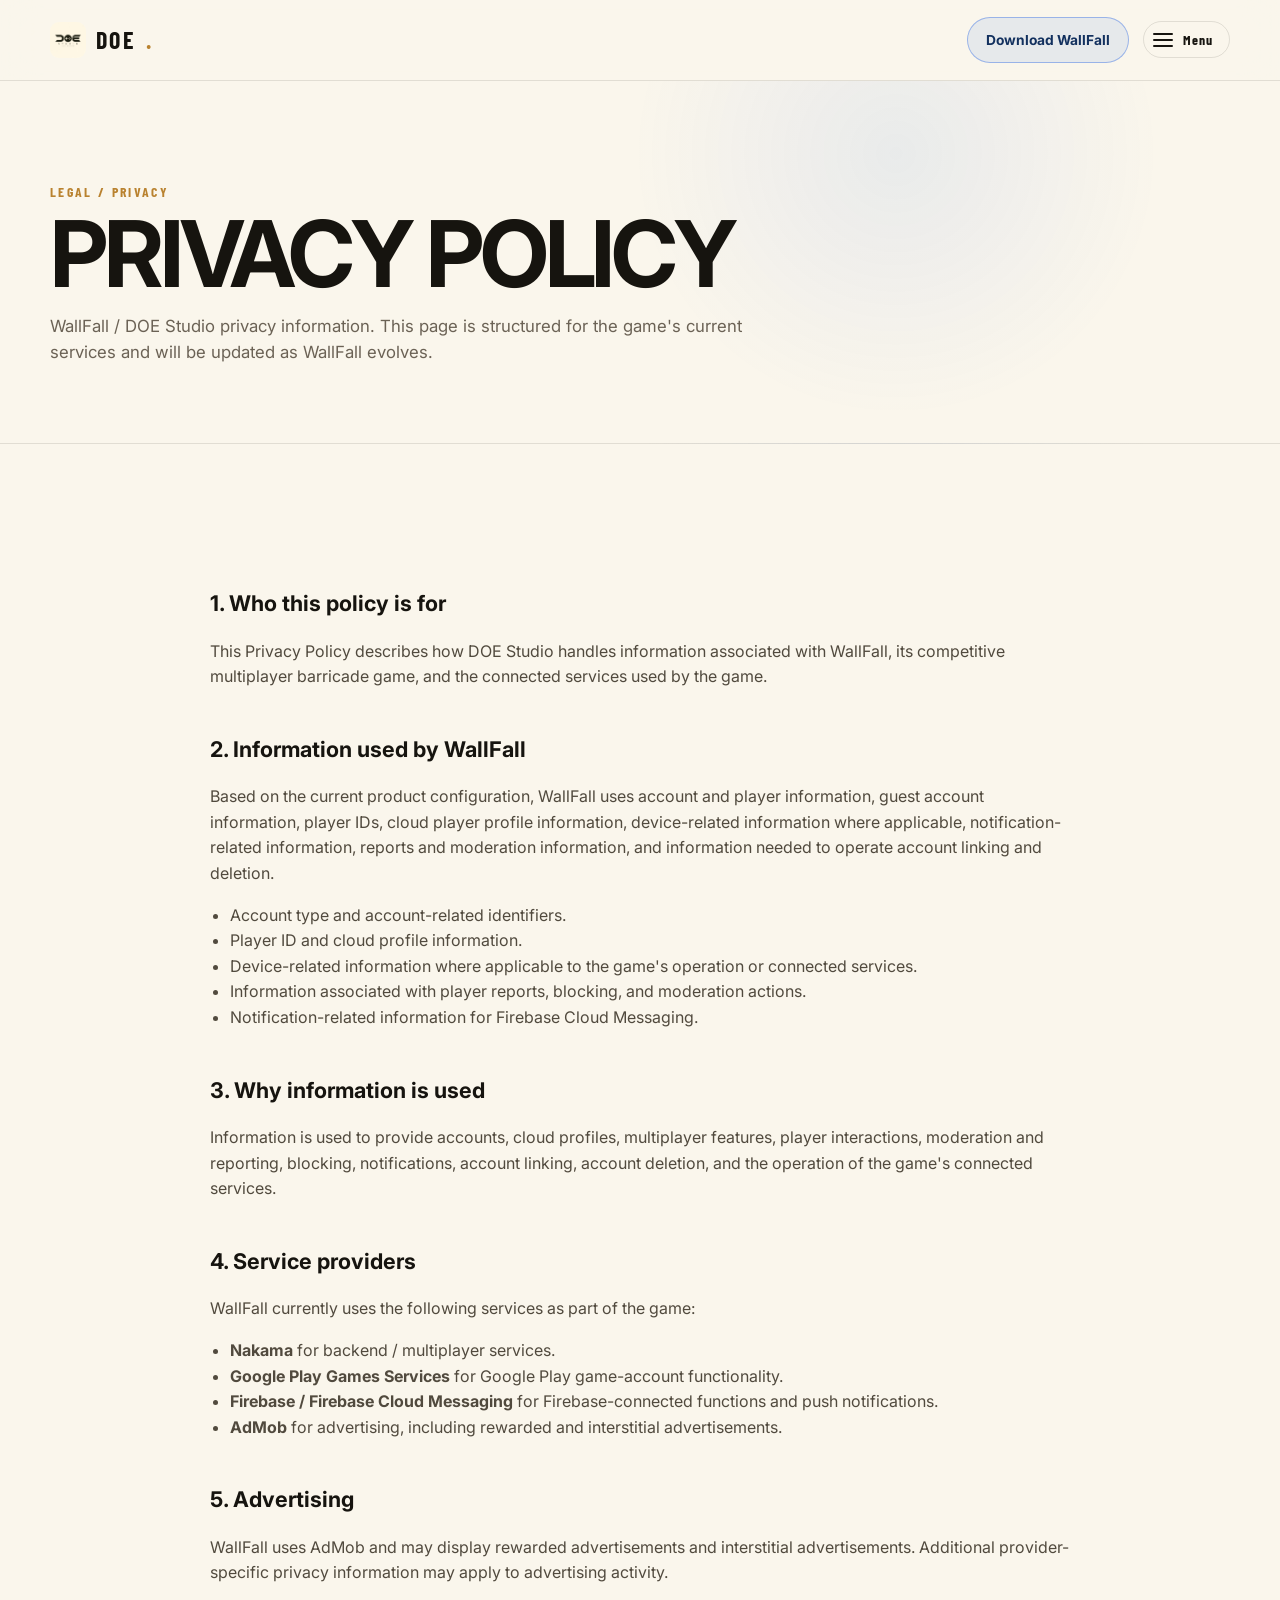
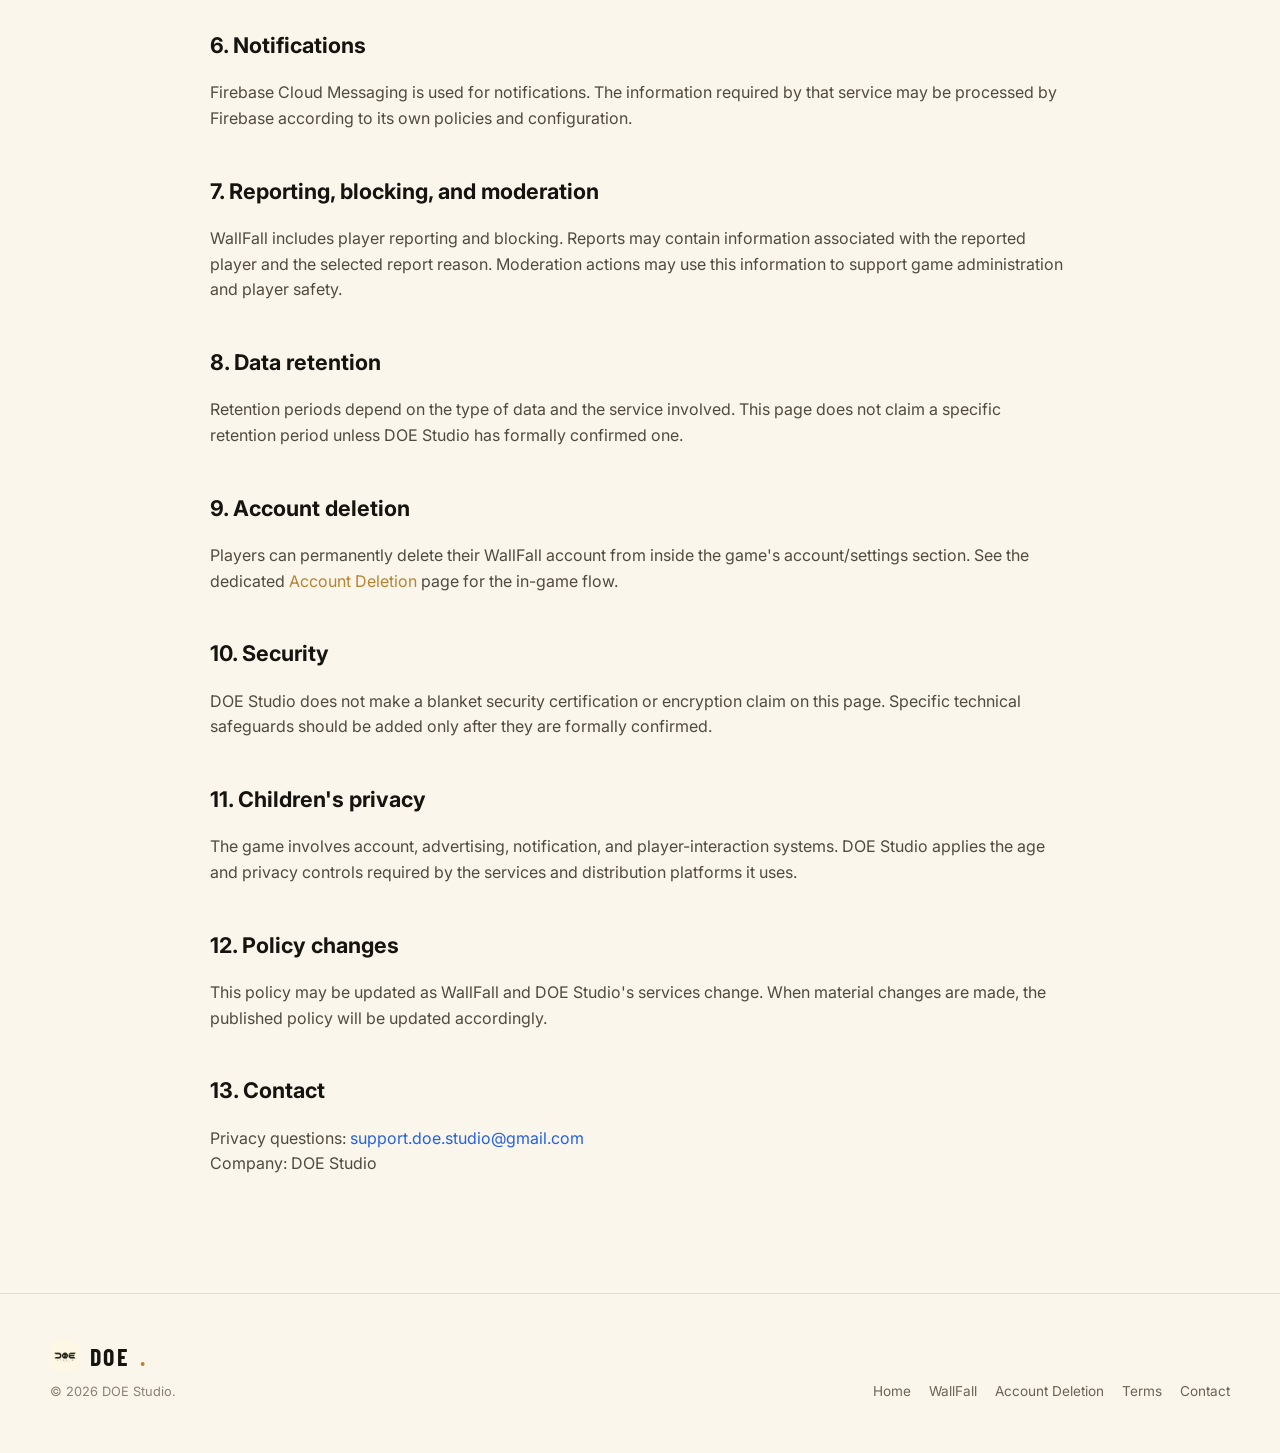
<file: privacy-policy/index.html>
<!doctype html><html lang="en"><head><meta charset="utf-8"><meta name="viewport" content="width=device-width,initial-scale=1"><title>Privacy Policy — DOE Studio / WallFall</title><meta name="description" content="Privacy Policy for WallFall by DOE Studio."><link rel="icon" href="../favicon.svg"><link rel="stylesheet" href="../styles.css"></head><body>
<header class="site-header"><div class="container nav">
  <a class="brand" href="../"><img src="../assets/logo.jpg" alt="DOE Studio">DOE<span>.</span></a>
  <div class="nav-right">
    <a class="nav-cta" href="https://play.google.com/store/apps/details?id=com.agrimkaushal.wallfall&hl" target="_blank" rel="noopener">Download WallFall</a>
    <button class="menu-toggle" data-menu-toggle type="button" aria-controls="staggered-menu-panel"><span class="bars"><span></span><span></span><span></span></span>Menu</button>
  </div>
</div></header>
<main><section class="page-hero"><div class="container"><div class="eyebrow">LEGAL / PRIVACY</div><h1>PRIVACY POLICY</h1><p>WallFall / DOE Studio privacy information. This page is structured for the game's current services and will be updated as WallFall evolves.</p></div></section><section class="section"><div class="container prose">
<h2>1. Who this policy is for</h2><p>This Privacy Policy describes how DOE Studio handles information associated with WallFall, its competitive multiplayer barricade game, and the connected services used by the game.</p>
<h2>2. Information used by WallFall</h2><p>Based on the current product configuration, WallFall uses account and player information, guest account information, player IDs, cloud player profile information, device-related information where applicable, notification-related information, reports and moderation information, and information needed to operate account linking and deletion.</p><ul><li>Account type and account-related identifiers.</li><li>Player ID and cloud profile information.</li><li>Device-related information where applicable to the game's operation or connected services.</li><li>Information associated with player reports, blocking, and moderation actions.</li><li>Notification-related information for Firebase Cloud Messaging.</li></ul>
<h2>3. Why information is used</h2><p>Information is used to provide accounts, cloud profiles, multiplayer features, player interactions, moderation and reporting, blocking, notifications, account linking, account deletion, and the operation of the game's connected services.</p>
<h2>4. Service providers</h2><p>WallFall currently uses the following services as part of the game:</p><ul><li><strong>Nakama</strong> for backend / multiplayer services.</li><li><strong>Google Play Games Services</strong> for Google Play game-account functionality.</li><li><strong>Firebase / Firebase Cloud Messaging</strong> for Firebase-connected functions and push notifications.</li><li><strong>AdMob</strong> for advertising, including rewarded and interstitial advertisements.</li></ul>
<h2>5. Advertising</h2><p>WallFall uses AdMob and may display rewarded advertisements and interstitial advertisements. Additional provider-specific privacy information may apply to advertising activity.</p>
<h2>6. Notifications</h2><p>Firebase Cloud Messaging is used for notifications. The information required by that service may be processed by Firebase according to its own policies and configuration.</p>
<h2>7. Reporting, blocking, and moderation</h2><p>WallFall includes player reporting and blocking. Reports may contain information associated with the reported player and the selected report reason. Moderation actions may use this information to support game administration and player safety.</p>
<h2>8. Data retention</h2><p>Retention periods depend on the type of data and the service involved. This page does not claim a specific retention period unless DOE Studio has formally confirmed one.</p>
<h2>9. Account deletion</h2><p>Players can permanently delete their WallFall account from inside the game's account/settings section. See the dedicated <a href="../account-deletion/" style="color:var(--gold)">Account Deletion</a> page for the in-game flow.</p>
<h2>10. Security</h2><p>DOE Studio does not make a blanket security certification or encryption claim on this page. Specific technical safeguards should be added only after they are formally confirmed.</p>
<h2>11. Children's privacy</h2><p>The game involves account, advertising, notification, and player-interaction systems. DOE Studio applies the age and privacy controls required by the services and distribution platforms it uses.</p>
<h2>12. Policy changes</h2><p>This policy may be updated as WallFall and DOE Studio's services change. When material changes are made, the published policy will be updated accordingly.</p>
<h2>13. Contact</h2><p>Privacy questions: <a href="mailto:support.doe.studio@gmail.com" style="color:var(--blue)">support.doe.studio@gmail.com</a><br>Company: DOE Studio</p>
</div></section></main><footer class="footer"><div class="container footer-grid"><div><div class="footer-brand"><img src="../assets/logo.jpg" alt="DOE Studio"><div class="brand">DOE<span>.</span></div></div><p>© <span data-year></span> DOE Studio.</p></div><div class="footer-links"><a href="../">Home</a><a href="../games/wallfall/">WallFall</a><a href="../account-deletion/">Account Deletion</a><a href="../terms/">Terms</a><a href="../contact/">Contact</a></div></div></footer>

<div class="staggered-menu-wrapper" data-position="right">
  <div class="sm-prelayers"><div class="sm-prelayer" style="background:#2461e0"></div><div class="sm-prelayer" style="background:#e5453a"></div></div>
  <aside class="staggered-menu-panel" id="staggered-menu-panel"><div class="sm-panel-inner">
    <ul class="sm-panel-list" data-numbering>
      <li class="sm-panel-itemWrap"><a class="sm-panel-item" data-route="/" href="../"><span class="sm-panel-itemLabel">Home</span></a></li>
      <li class="sm-panel-itemWrap"><a class="sm-panel-item" data-route="/games" href="../games/wallfall/"><span class="sm-panel-itemLabel">WallFall</span></a></li>
      <li class="sm-panel-itemWrap"><a class="sm-panel-item" href="../#about"><span class="sm-panel-itemLabel">About</span></a></li>
      <li class="sm-panel-itemWrap"><a class="sm-panel-item" data-route="/contact" href="../contact/"><span class="sm-panel-itemLabel">Contact</span></a></li>
    </ul>
    <div class="sm-socials"><h3 class="sm-socials-title">Follow DOE Studio</h3><ul class="sm-socials-list">
      <li><a class="sm-socials-link" href="https://www.youtube.com/@Doe.studio" target="_blank" rel="noopener">YouTube</a></li>
      <li><a class="sm-socials-link" href="mailto:support.doe.studio@gmail.com">Email</a></li>
      <li><a class="sm-socials-link" href="https://play.google.com/store/apps/details?id=com.agrimkaushal.wallfall&hl" target="_blank" rel="noopener">Play Store</a></li>
    </ul></div>
  </div></aside>
</div>
<script src="../main.js"></script></body></html>
</file>
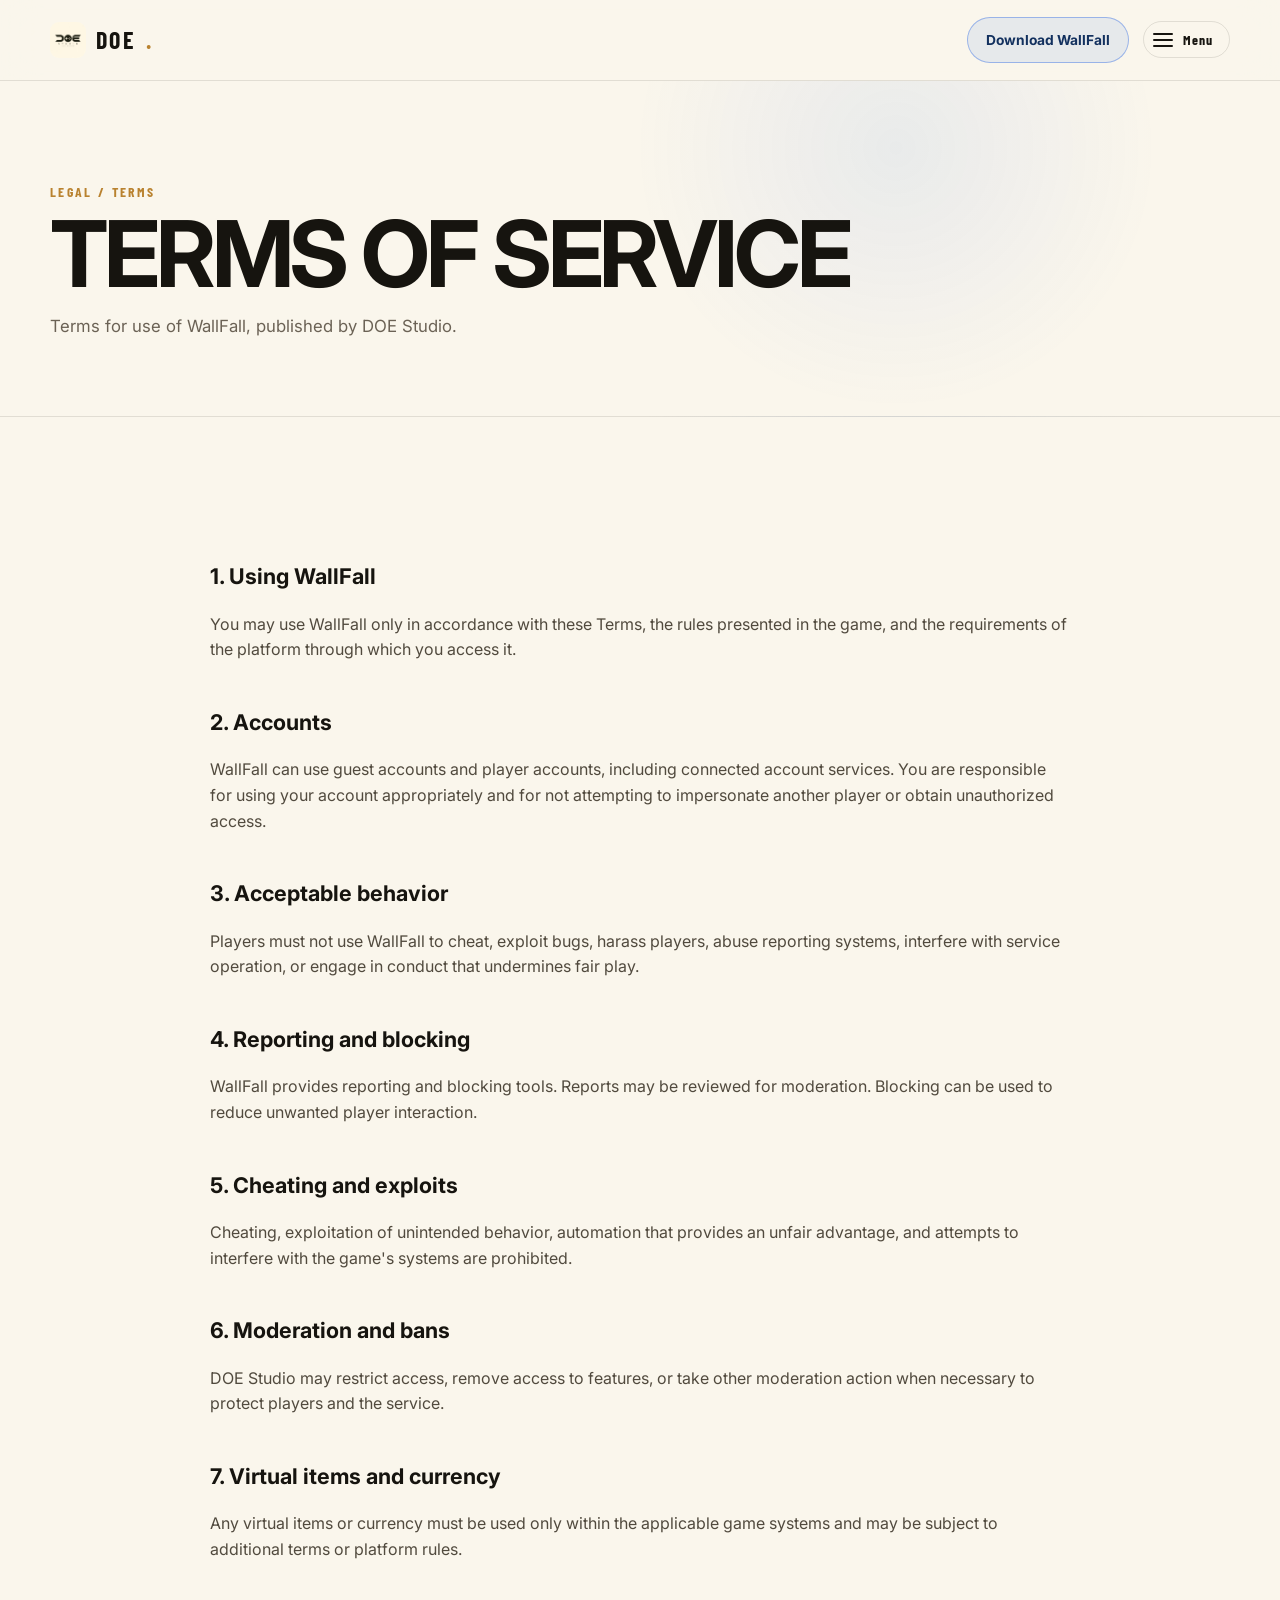
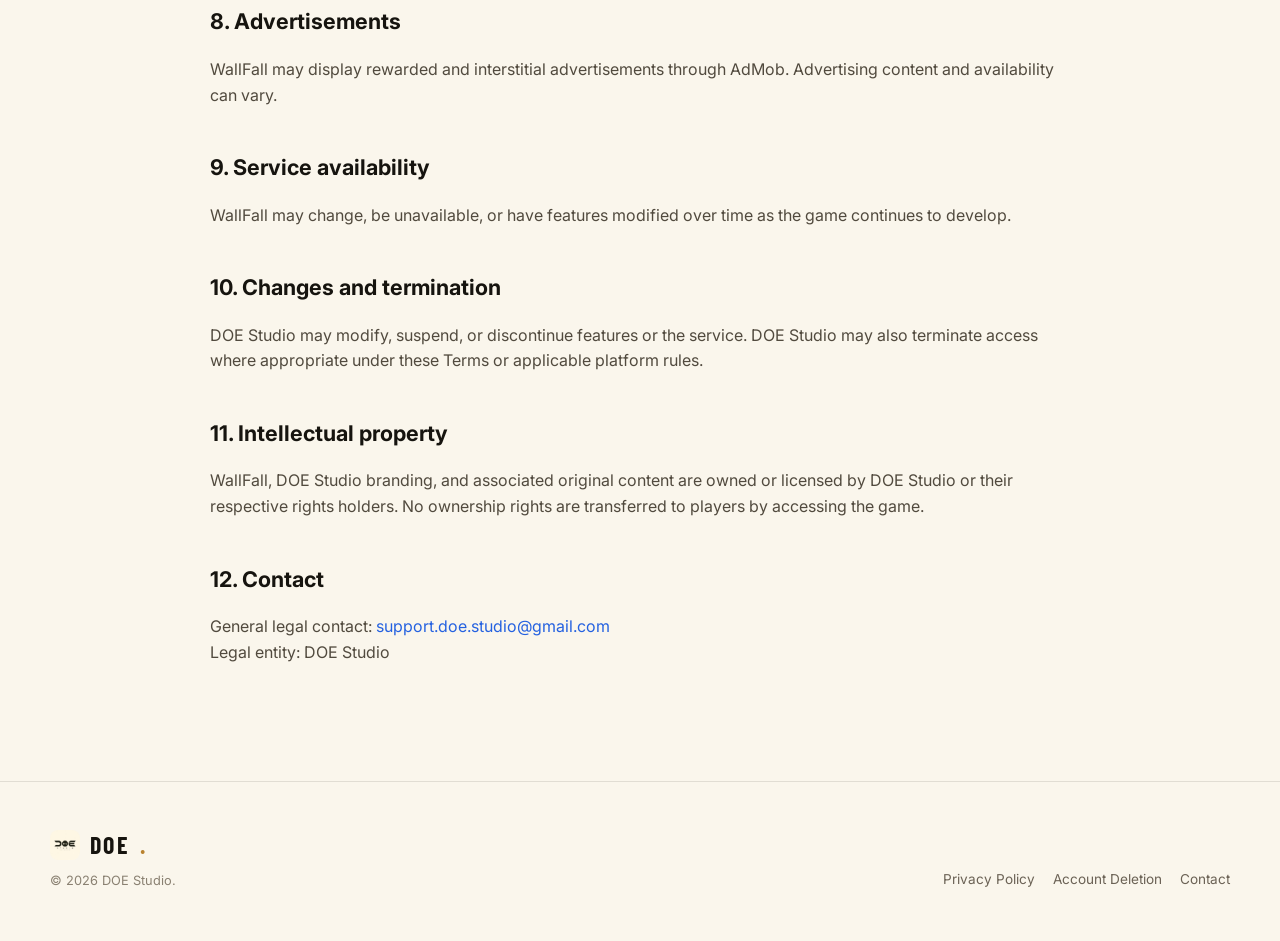
<file: terms/index.html>
<!doctype html><html lang="en"><head><meta charset="utf-8"><meta name="viewport" content="width=device-width,initial-scale=1"><title>Terms of Service — DOE Studio / WallFall</title><meta name="description" content="Terms of Service for WallFall by DOE Studio."><link rel="icon" href="../favicon.svg"><link rel="stylesheet" href="../styles.css"></head><body>
<header class="site-header"><div class="container nav">
  <a class="brand" href="../"><img src="../assets/logo.jpg" alt="DOE Studio">DOE<span>.</span></a>
  <div class="nav-right">
    <a class="nav-cta" href="https://play.google.com/store/apps/details?id=com.agrimkaushal.wallfall&hl" target="_blank" rel="noopener">Download WallFall</a>
    <button class="menu-toggle" data-menu-toggle type="button" aria-controls="staggered-menu-panel"><span class="bars"><span></span><span></span><span></span></span>Menu</button>
  </div>
</div></header>
<main><section class="page-hero"><div class="container"><div class="eyebrow">LEGAL / TERMS</div><h1>TERMS OF SERVICE</h1><p>Terms for use of WallFall, published by DOE Studio.</p></div></section><section class="section"><div class="container prose">
<h2>1. Using WallFall</h2><p>You may use WallFall only in accordance with these Terms, the rules presented in the game, and the requirements of the platform through which you access it.</p>
<h2>2. Accounts</h2><p>WallFall can use guest accounts and player accounts, including connected account services. You are responsible for using your account appropriately and for not attempting to impersonate another player or obtain unauthorized access.</p>
<h2>3. Acceptable behavior</h2><p>Players must not use WallFall to cheat, exploit bugs, harass players, abuse reporting systems, interfere with service operation, or engage in conduct that undermines fair play.</p>
<h2>4. Reporting and blocking</h2><p>WallFall provides reporting and blocking tools. Reports may be reviewed for moderation. Blocking can be used to reduce unwanted player interaction.</p>
<h2>5. Cheating and exploits</h2><p>Cheating, exploitation of unintended behavior, automation that provides an unfair advantage, and attempts to interfere with the game's systems are prohibited.</p>
<h2>6. Moderation and bans</h2><p>DOE Studio may restrict access, remove access to features, or take other moderation action when necessary to protect players and the service.</p>
<h2>7. Virtual items and currency</h2><p>Any virtual items or currency must be used only within the applicable game systems and may be subject to additional terms or platform rules.</p>
<h2>8. Advertisements</h2><p>WallFall may display rewarded and interstitial advertisements through AdMob. Advertising content and availability can vary.</p>
<h2>9. Service availability</h2><p>WallFall may change, be unavailable, or have features modified over time as the game continues to develop.</p>
<h2>10. Changes and termination</h2><p>DOE Studio may modify, suspend, or discontinue features or the service. DOE Studio may also terminate access where appropriate under these Terms or applicable platform rules.</p>
<h2>11. Intellectual property</h2><p>WallFall, DOE Studio branding, and associated original content are owned or licensed by DOE Studio or their respective rights holders. No ownership rights are transferred to players by accessing the game.</p>
<h2>12. Contact</h2><p>General legal contact: <a href="mailto:support.doe.studio@gmail.com" style="color:var(--blue)">support.doe.studio@gmail.com</a><br>Legal entity: DOE Studio</p>
</div></section></main><footer class="footer"><div class="container footer-grid"><div><div class="footer-brand"><img src="../assets/logo.jpg" alt="DOE Studio"><div class="brand">DOE<span>.</span></div></div><p>© <span data-year></span> DOE Studio.</p></div><div class="footer-links"><a href="../privacy-policy/">Privacy Policy</a><a href="../account-deletion/">Account Deletion</a><a href="../contact/">Contact</a></div></div></footer>

<div class="staggered-menu-wrapper" data-position="right">
  <div class="sm-prelayers"><div class="sm-prelayer" style="background:#2461e0"></div><div class="sm-prelayer" style="background:#e5453a"></div></div>
  <aside class="staggered-menu-panel" id="staggered-menu-panel"><div class="sm-panel-inner">
    <ul class="sm-panel-list" data-numbering>
      <li class="sm-panel-itemWrap"><a class="sm-panel-item" data-route="/" href="../"><span class="sm-panel-itemLabel">Home</span></a></li>
      <li class="sm-panel-itemWrap"><a class="sm-panel-item" data-route="/games" href="../games/wallfall/"><span class="sm-panel-itemLabel">WallFall</span></a></li>
      <li class="sm-panel-itemWrap"><a class="sm-panel-item" href="../#about"><span class="sm-panel-itemLabel">About</span></a></li>
      <li class="sm-panel-itemWrap"><a class="sm-panel-item" data-route="/contact" href="../contact/"><span class="sm-panel-itemLabel">Contact</span></a></li>
    </ul>
    <div class="sm-socials"><h3 class="sm-socials-title">Follow DOE Studio</h3><ul class="sm-socials-list">
      <li><a class="sm-socials-link" href="https://www.youtube.com/@Doe.studio" target="_blank" rel="noopener">YouTube</a></li>
      <li><a class="sm-socials-link" href="mailto:support.doe.studio@gmail.com">Email</a></li>
      <li><a class="sm-socials-link" href="https://play.google.com/store/apps/details?id=com.agrimkaushal.wallfall&hl" target="_blank" rel="noopener">Play Store</a></li>
    </ul></div>
  </div></aside>
</div>
<script src="../main.js"></script></body></html>
</file>
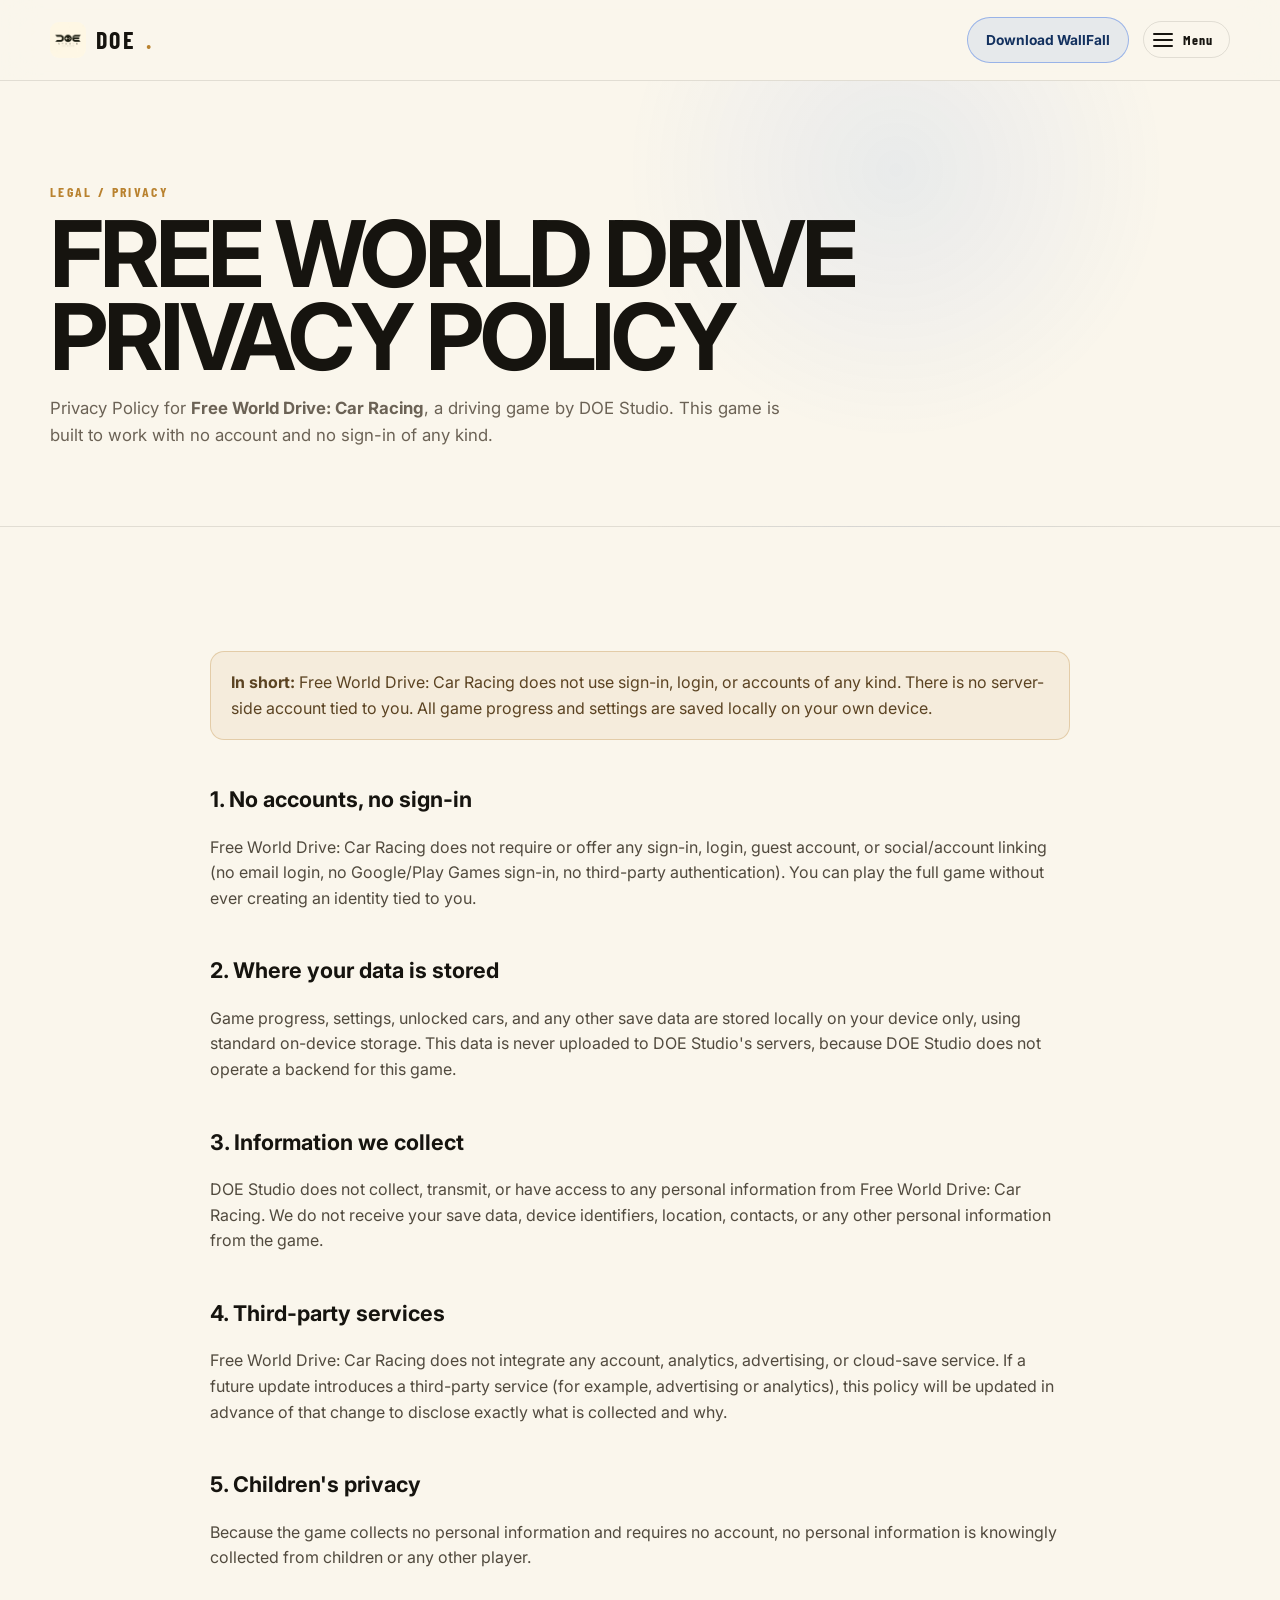
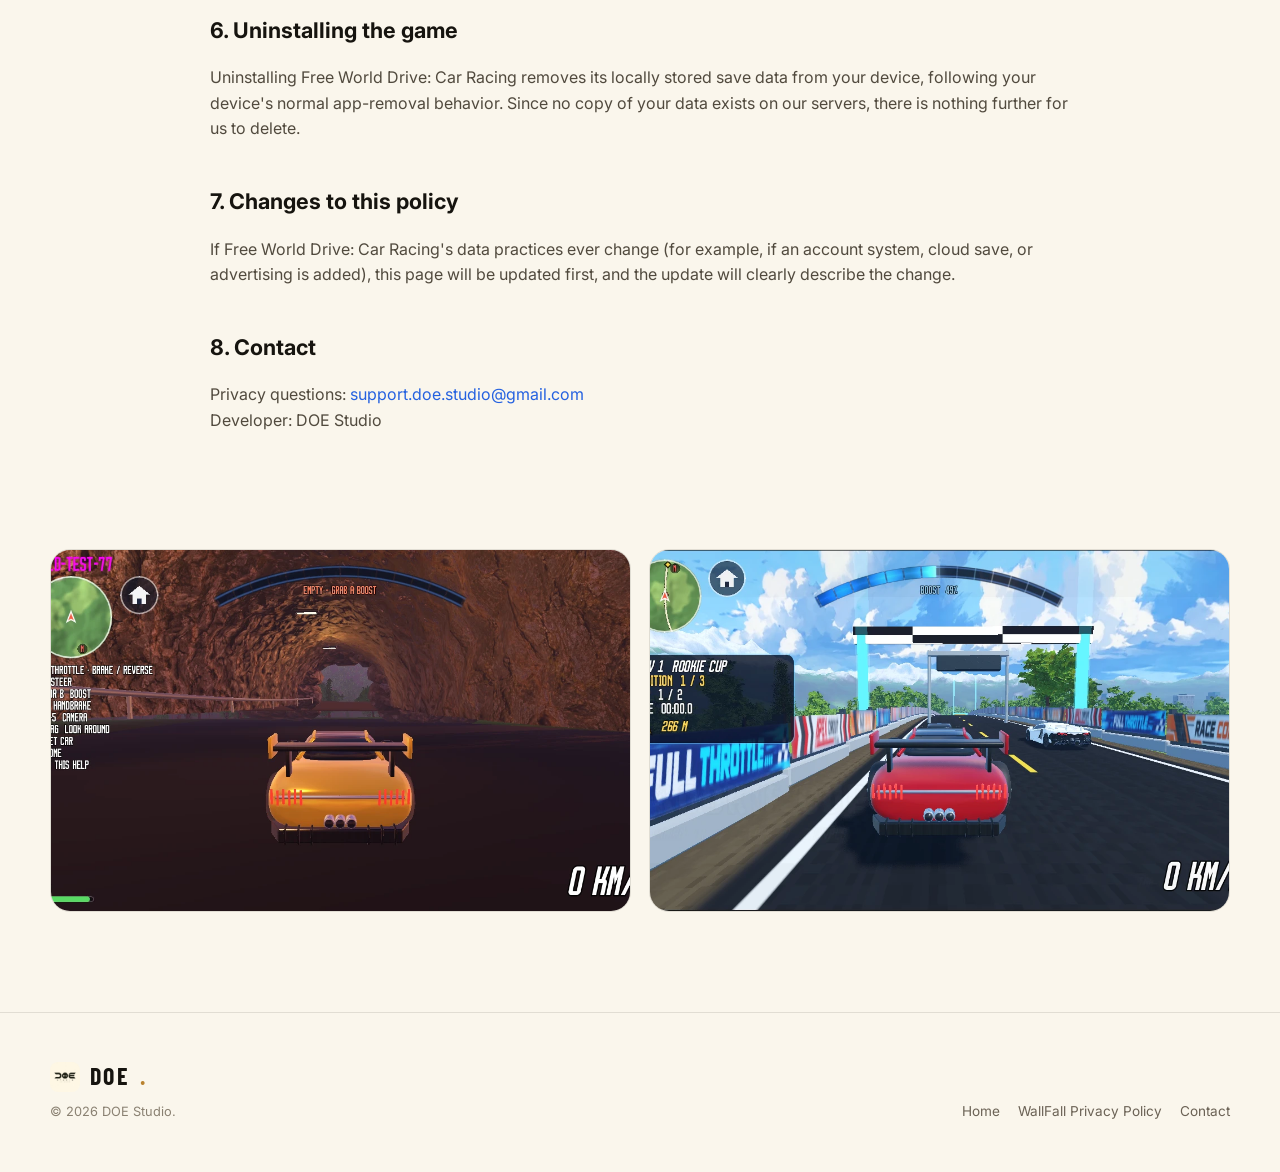
<file: free-world-drive/privacy-policy/index.html>
<!doctype html><html lang="en"><head><meta charset="utf-8"><meta name="viewport" content="width=device-width,initial-scale=1"><title>Privacy Policy — Free World Drive: Car Racing</title><meta name="description" content="Privacy Policy for Free World Drive: Car Racing by DOE Studio. No sign-in, no accounts — all data stays on your device."><meta property="og:title" content="Privacy Policy — Free World Drive: Car Racing"><meta property="og:description" content="No sign-in, no accounts. All game data is saved on your device only."><meta property="og:image" content="../../assets/free-world-drive/screenshot-02.webp"><link rel="icon" href="../../favicon.svg"><link rel="stylesheet" href="../../styles.css"></head><body>
<header class="site-header"><div class="container nav">
  <a class="brand" href="../../"><img src="../../assets/logo.jpg" alt="DOE Studio">DOE<span>.</span></a>
  <div class="nav-right">
    <a class="nav-cta" href="https://play.google.com/store/apps/details?id=com.agrimkaushal.wallfall&hl" target="_blank" rel="noopener">Download WallFall</a>
    <button class="menu-toggle" data-menu-toggle type="button" aria-controls="staggered-menu-panel"><span class="bars"><span></span><span></span><span></span></span>Menu</button>
  </div>
</div></header>
<main>
<section class="page-hero"><div class="container"><div class="eyebrow">LEGAL / PRIVACY</div><h1>FREE WORLD DRIVE<br>PRIVACY POLICY</h1><p>Privacy Policy for <strong>Free World Drive: Car Racing</strong>, a driving game by DOE Studio. This game is built to work with no account and no sign-in of any kind.</p></div></section>
<section class="section"><div class="container prose">

<div class="notice"><strong>In short:</strong> Free World Drive: Car Racing does not use sign-in, login, or accounts of any kind. There is no server-side account tied to you. All game progress and settings are saved locally on your own device.</div>

<h2>1. No accounts, no sign-in</h2><p>Free World Drive: Car Racing does not require or offer any sign-in, login, guest account, or social/account linking (no email login, no Google/Play Games sign-in, no third-party authentication). You can play the full game without ever creating an identity tied to you.</p>

<h2>2. Where your data is stored</h2><p>Game progress, settings, unlocked cars, and any other save data are stored locally on your device only, using standard on-device storage. This data is never uploaded to DOE Studio's servers, because DOE Studio does not operate a backend for this game.</p>

<h2>3. Information we collect</h2><p>DOE Studio does not collect, transmit, or have access to any personal information from Free World Drive: Car Racing. We do not receive your save data, device identifiers, location, contacts, or any other personal information from the game.</p>

<h2>4. Third-party services</h2><p>Free World Drive: Car Racing does not integrate any account, analytics, advertising, or cloud-save service. If a future update introduces a third-party service (for example, advertising or analytics), this policy will be updated in advance of that change to disclose exactly what is collected and why.</p>

<h2>5. Children's privacy</h2><p>Because the game collects no personal information and requires no account, no personal information is knowingly collected from children or any other player.</p>

<h2>6. Uninstalling the game</h2><p>Uninstalling Free World Drive: Car Racing removes its locally stored save data from your device, following your device's normal app-removal behavior. Since no copy of your data exists on our servers, there is nothing further for us to delete.</p>

<h2>7. Changes to this policy</h2><p>If Free World Drive: Car Racing's data practices ever change (for example, if an account system, cloud save, or advertising is added), this page will be updated first, and the update will clearly describe the change.</p>

<h2>8. Contact</h2><p>Privacy questions: <a href="mailto:support.doe.studio@gmail.com" style="color:var(--blue)">support.doe.studio@gmail.com</a><br>Developer: DOE Studio</p>

</div></section>

<section class="section" style="padding-top:0"><div class="container banner-row">
  <img src="../../assets/free-world-drive/screenshot-01.webp" alt="Free World Drive: Car Racing — driving through a tunnel with the build-fest event HUD">
  <img src="../../assets/free-world-drive/screenshot-02.webp" alt="Free World Drive: Car Racing — rookie cup race start on a city track">
</div></section>

</main>
<footer class="footer"><div class="container footer-grid"><div><div class="footer-brand"><img src="../../assets/logo.jpg" alt="DOE Studio"><div class="brand">DOE<span>.</span></div></div><p>© <span data-year></span> DOE Studio.</p></div><div class="footer-links"><a href="../../">Home</a><a href="../../privacy-policy/">WallFall Privacy Policy</a><a href="../../contact/">Contact</a></div></div></footer>

<div class="staggered-menu-wrapper" data-position="right">
  <div class="sm-prelayers"><div class="sm-prelayer" style="background:#2461e0"></div><div class="sm-prelayer" style="background:#e5453a"></div></div>
  <aside class="staggered-menu-panel" id="staggered-menu-panel"><div class="sm-panel-inner">
    <ul class="sm-panel-list" data-numbering>
      <li class="sm-panel-itemWrap"><a class="sm-panel-item" data-route="/" href="../../"><span class="sm-panel-itemLabel">Home</span></a></li>
      <li class="sm-panel-itemWrap"><a class="sm-panel-item" data-route="/games" href="../../games/wallfall/"><span class="sm-panel-itemLabel">WallFall</span></a></li>
      <li class="sm-panel-itemWrap"><a class="sm-panel-item" href="../../#about"><span class="sm-panel-itemLabel">About</span></a></li>
      <li class="sm-panel-itemWrap"><a class="sm-panel-item" data-route="/contact" href="../../contact/"><span class="sm-panel-itemLabel">Contact</span></a></li>
    </ul>
    <div class="sm-socials"><h3 class="sm-socials-title">Follow DOE Studio</h3><ul class="sm-socials-list">
      <li><a class="sm-socials-link" href="https://www.youtube.com/@Doe.studio" target="_blank" rel="noopener">YouTube</a></li>
      <li><a class="sm-socials-link" href="mailto:support.doe.studio@gmail.com">Email</a></li>
      <li><a class="sm-socials-link" href="https://play.google.com/store/apps/details?id=com.agrimkaushal.wallfall&hl" target="_blank" rel="noopener">Play Store</a></li>
    </ul></div>
  </div></aside>
</div>
<script src="../../main.js"></script></body></html>
</file>
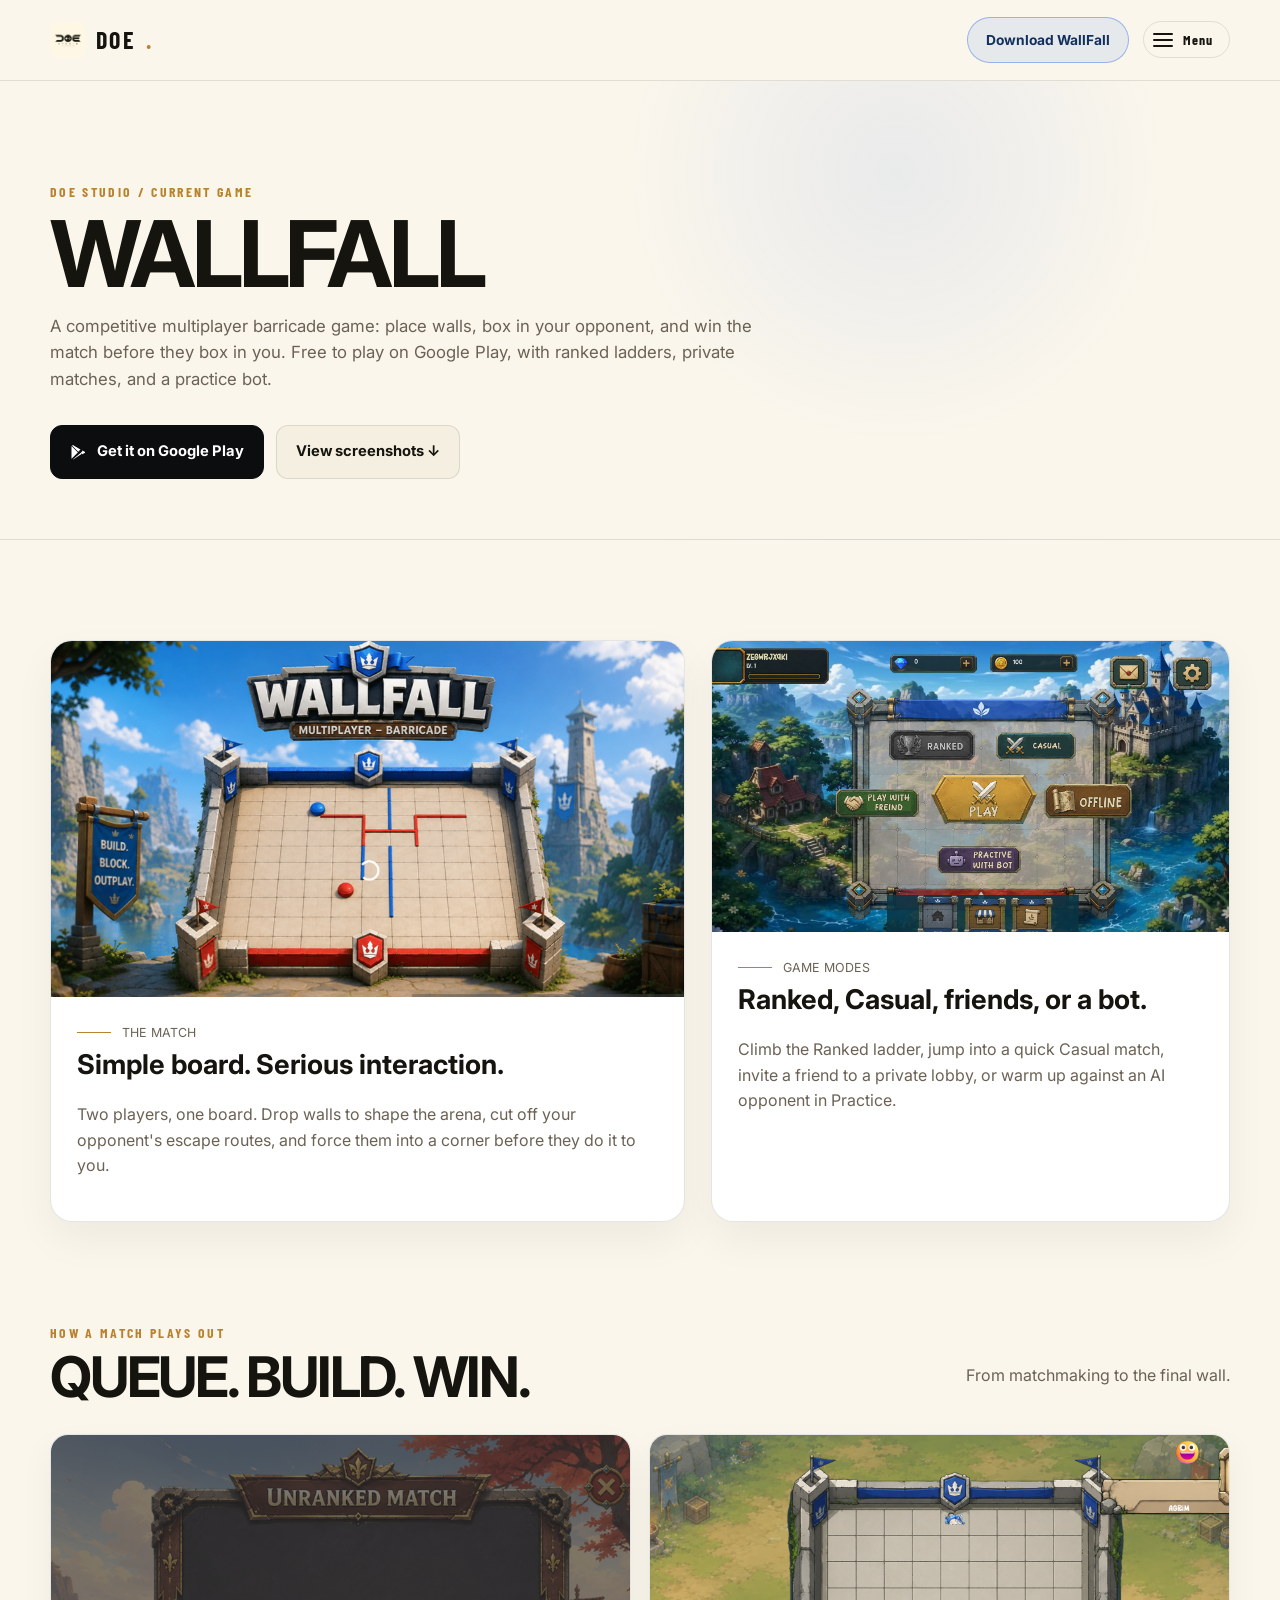
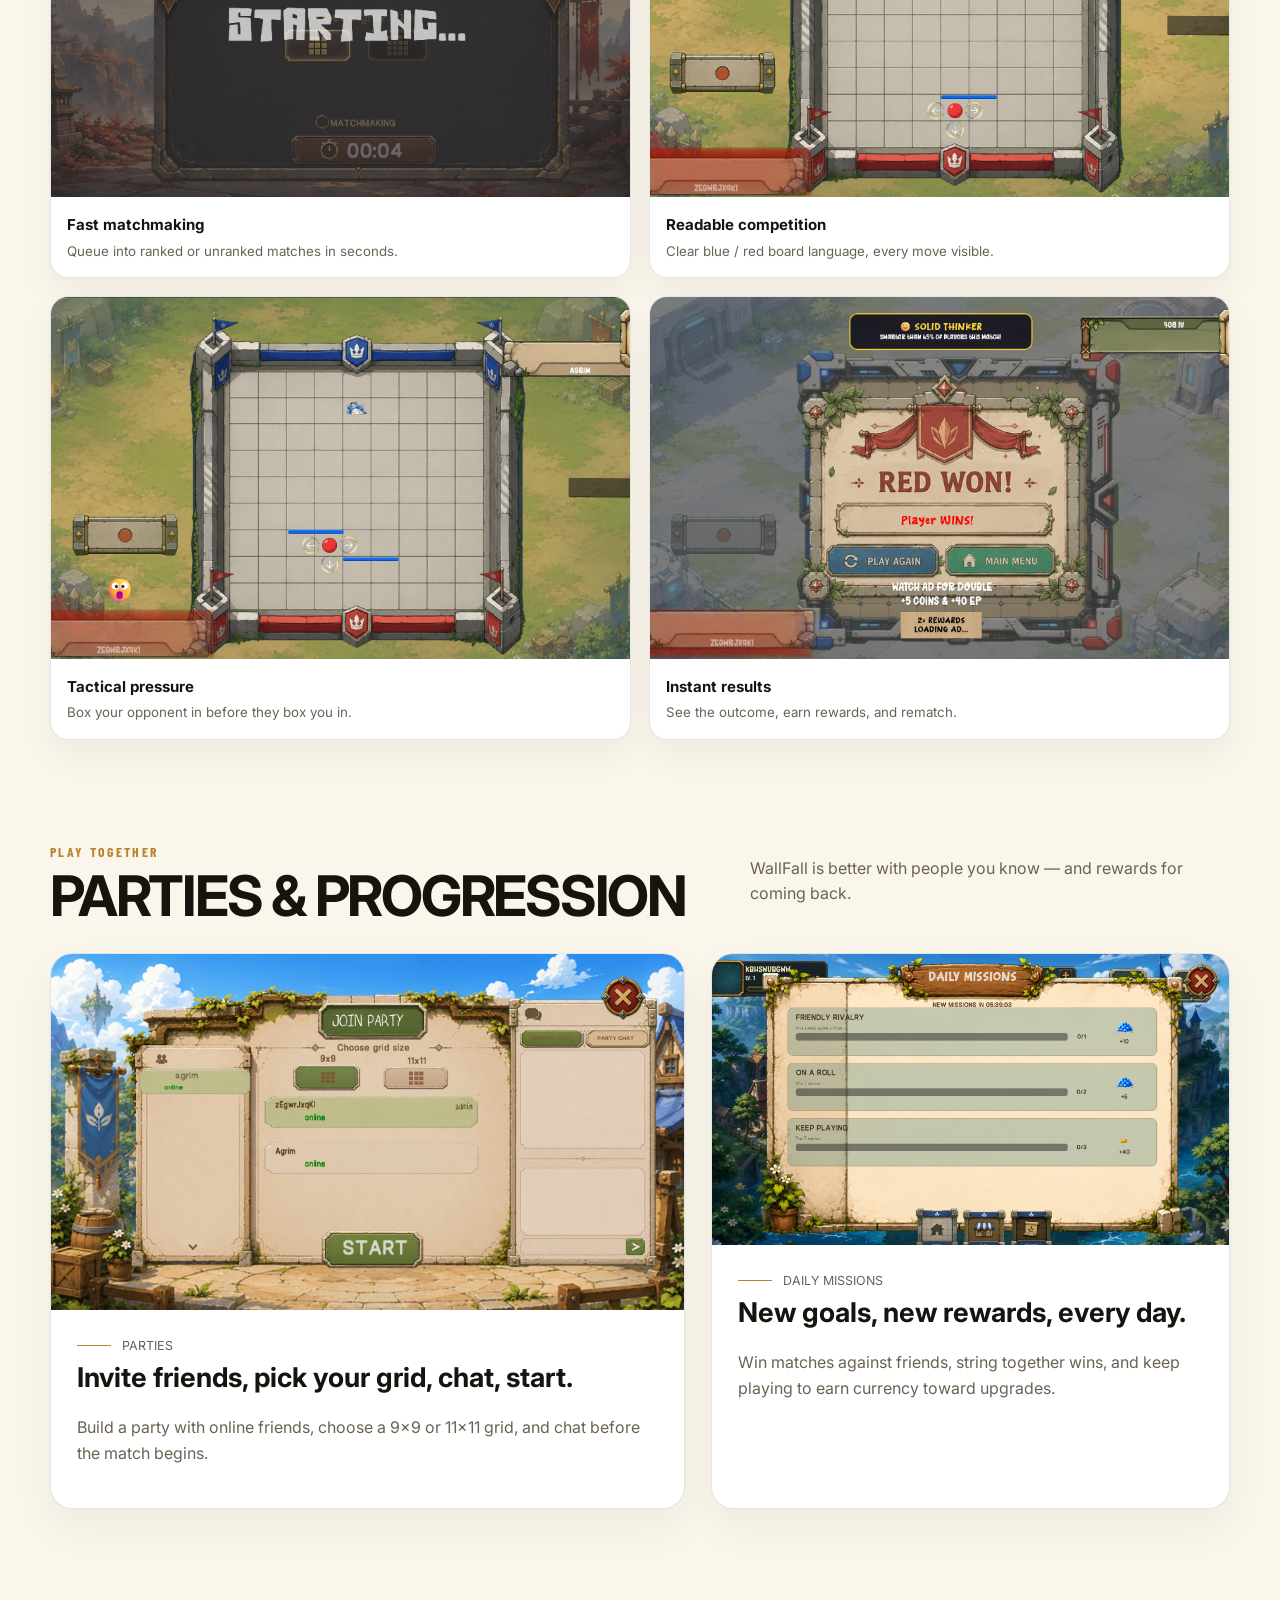
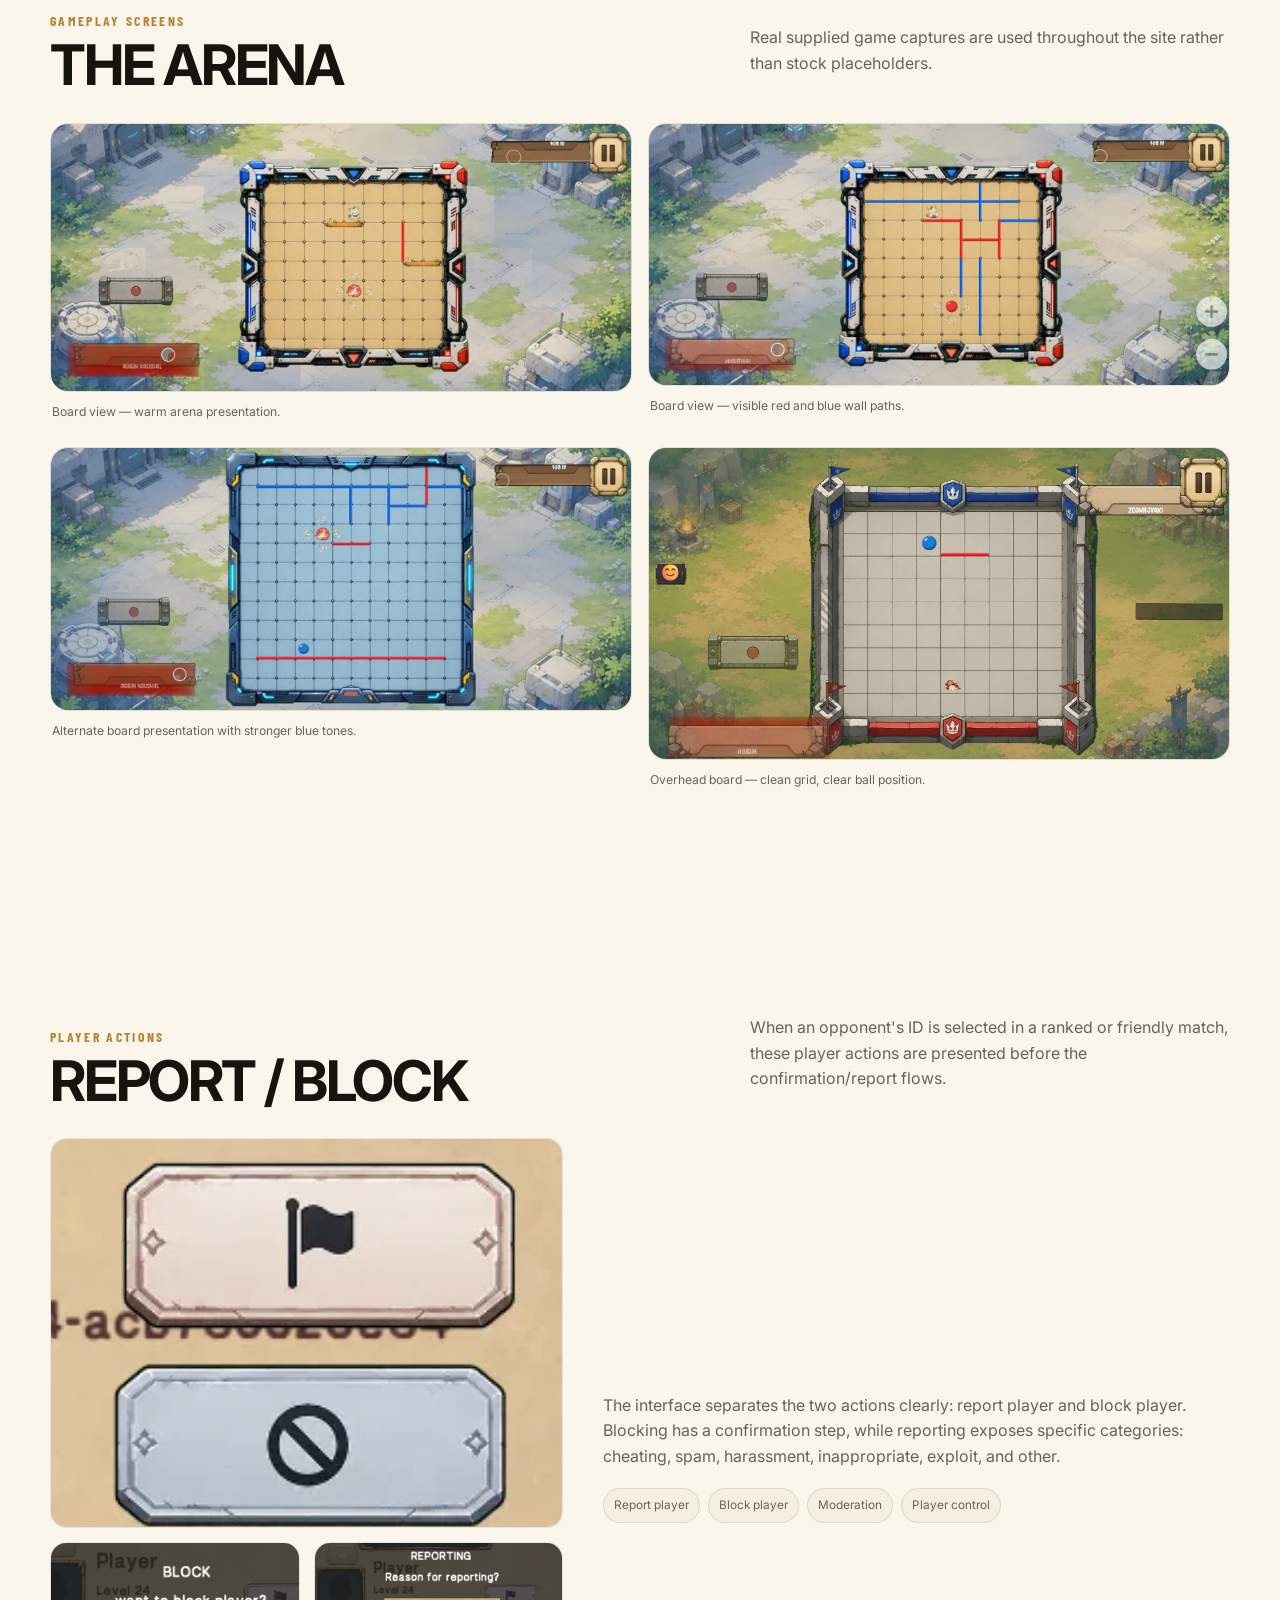
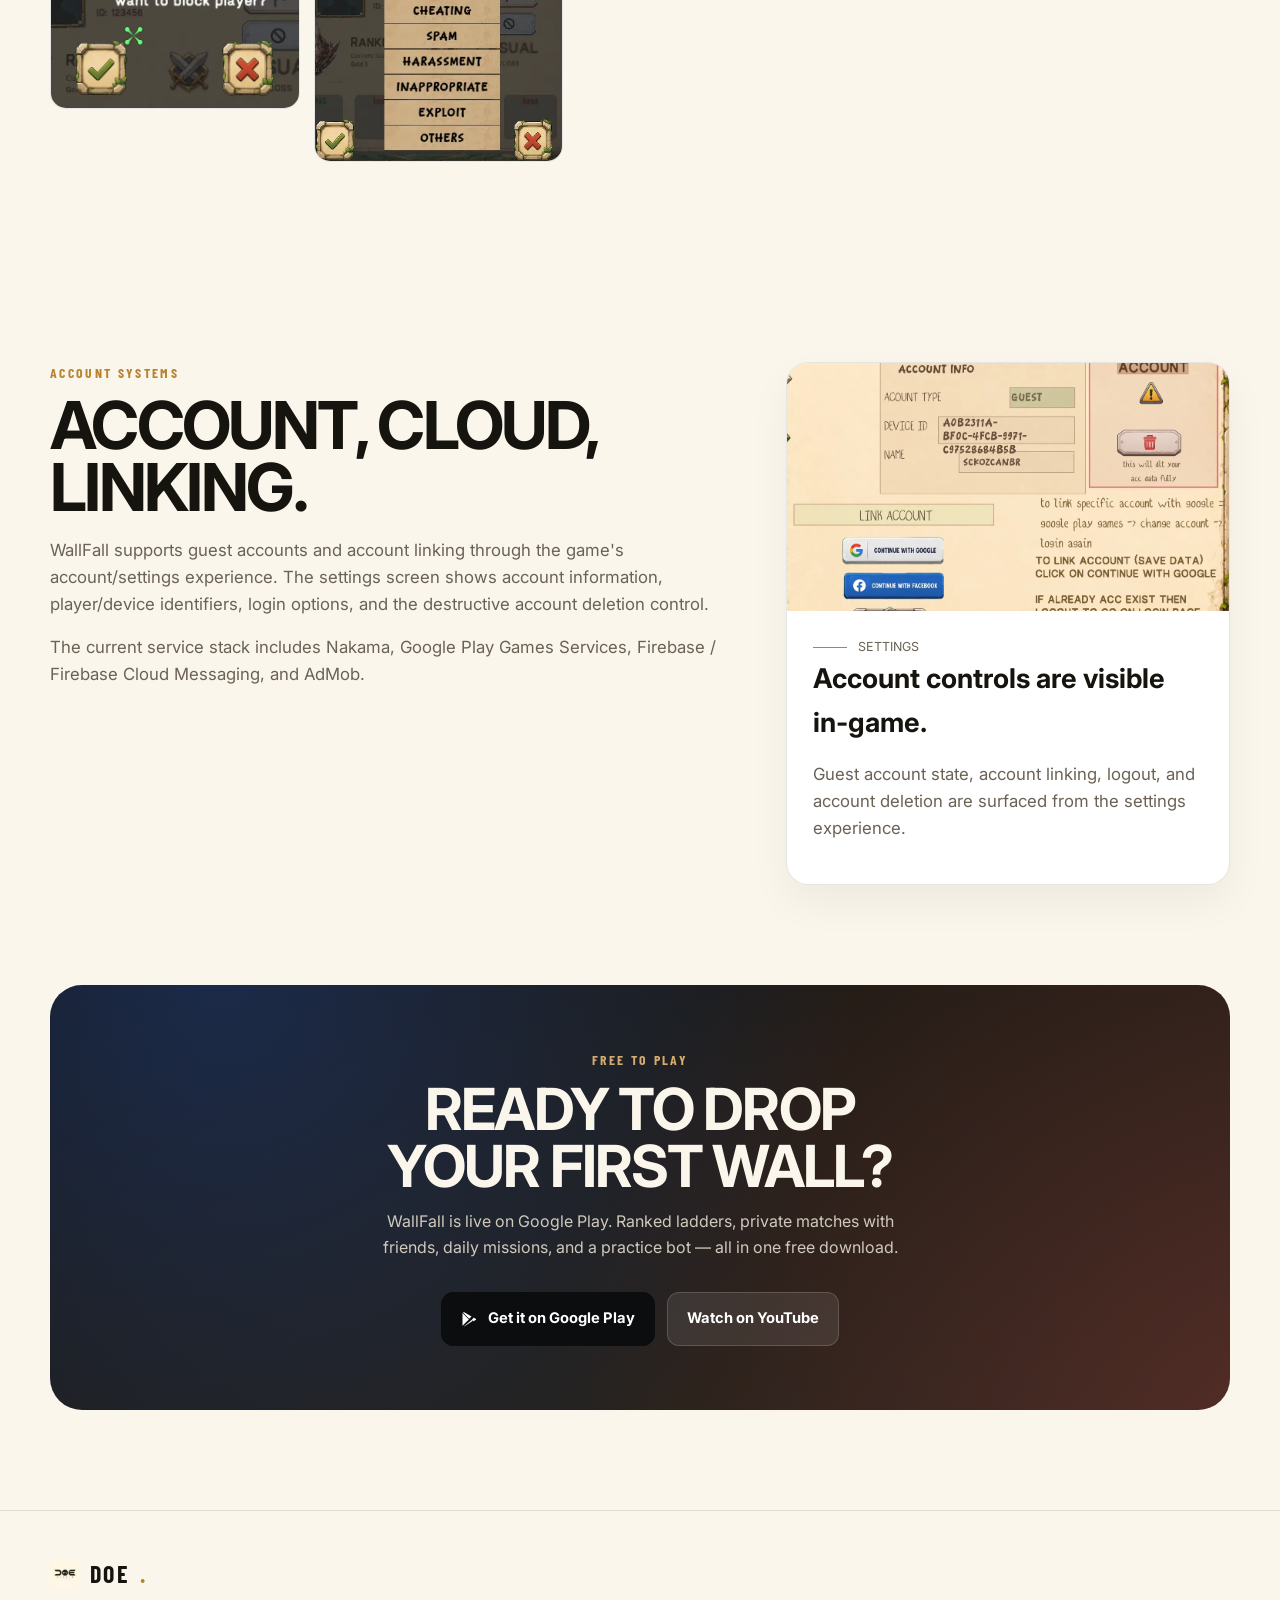
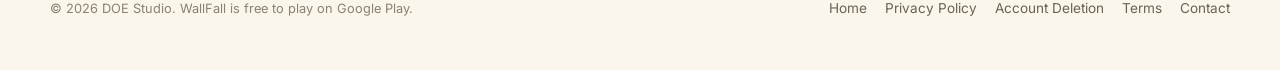
<file: games/wallfall/index.html>
<!doctype html><html lang="en"><head><meta charset="utf-8"><meta name="viewport" content="width=device-width,initial-scale=1"><title>WallFall — DOE Studio</title><meta name="description" content="WallFall is a competitive multiplayer barricade game by DOE Studio. Free to play on Google Play."><meta property="og:title" content="WallFall — DOE Studio"><meta property="og:description" content="Build. Block. Outplay. Download WallFall free on Google Play."><meta property="og:image" content="../../assets/wallfall-splash.png"><link rel="icon" href="../../favicon.svg"><link rel="stylesheet" href="../../styles.css"></head><body>
<header class="site-header"><div class="container nav">
  <a class="brand" href="../../"><img src="../../assets/logo.jpg" alt="DOE Studio">DOE<span>.</span></a>
  <div class="nav-right">
    <a class="nav-cta" href="https://play.google.com/store/apps/details?id=com.agrimkaushal.wallfall&hl" target="_blank" rel="noopener">Download WallFall</a>
    <button class="menu-toggle" data-menu-toggle type="button" aria-controls="staggered-menu-panel"><span class="bars"><span></span><span></span><span></span></span>Menu</button>
  </div>
</div></header>
<main>
<section id="game" class="page-hero"><div class="container"><div class="eyebrow">DOE STUDIO / CURRENT GAME</div><h1>WALLFALL</h1><p>A competitive multiplayer barricade game: place walls, box in your opponent, and win the match before they box in you. Free to play on Google Play, with ranked ladders, private matches, and a practice bot.</p><div class="hero-actions"><a class="btn store" href="https://play.google.com/store/apps/details?id=com.agrimkaushal.wallfall&hl" target="_blank" rel="noopener"><svg viewBox="0 0 24 24" width="18" height="18" fill="currentColor"><path d="M3 3.6c0-.5.3-.9.7-1.1L14 8.5l-3 3-8-7.9zM2 4l8.5 8.5L2 21V4zm12.5 9L4.1 21.6c.2.1.5.1.7 0L16.4 14l-1.9-1zM16.4 10l3.2 1.8c.6.3.6 1.2 0 1.5L16.4 15l-2.1-2.1 2.1-1.9z"/></svg> Get it on Google Play</a><a class="btn dark" href="#screenshots">View screenshots ↓</a></div></div></section>

<section class="section"><div class="container game-feature">
  <article class="shot-panel"><img src="../../assets/wallfall-splash.png" alt="WallFall key art — Build. Block. Outplay."><div class="pad"><div class="kicker-line">THE MATCH</div><h3>Simple board. Serious interaction.</h3><p class="muted">Two players, one board. Drop walls to shape the arena, cut off your opponent's escape routes, and force them into a corner before they do it to you.</p></div></article>
  <article class="shot-panel"><img src="../../assets/ui-main-menu.png" alt="WallFall main menu with Ranked, Casual, Play with Friend, and Practice with Bot"><div class="pad"><div class="kicker-line">GAME MODES</div><h3>Ranked, Casual, friends, or a bot.</h3><p class="muted">Climb the Ranked ladder, jump into a quick Casual match, invite a friend to a private lobby, or warm up against an AI opponent in Practice.</p></div></article>
</div></div></section>

<section class="section" style="padding-top:0"><div class="container"><div class="section-head"><div><div class="eyebrow">How a match plays out</div><h2>QUEUE. BUILD. WIN.</h2></div><p>From matchmaking to the final wall.</p></div><div class="tiles">
  <article class="tile"><img src="../../assets/ui-matchmaking.png" alt="WallFall matchmaking screen"><div class="cap"><b>Fast matchmaking</b><small>Queue into ranked or unranked matches in seconds.</small></div></article>
  <article class="tile"><img src="../../assets/wallfall-action-02.png" alt="WallFall gameplay with blue and red wall paths"><div class="cap"><b>Readable competition</b><small>Clear blue / red board language, every move visible.</small></div></article>
  <article class="tile"><img src="../../assets/wallfall-action-03.png" alt="WallFall players closing in on each other"><div class="cap"><b>Tactical pressure</b><small>Box your opponent in before they box you in.</small></div></article>
  <article class="tile"><img src="../../assets/ui-win-screen.png" alt="WallFall win screen showing Red Won"><div class="cap"><b>Instant results</b><small>See the outcome, earn rewards, and rematch.</small></div></article>
</div></div></section>

<section class="section" style="padding-top:0"><div class="container"><div class="section-head"><div><div class="eyebrow">Play together</div><h2>PARTIES & PROGRESSION</h2></div><p>WallFall is better with people you know — and rewards for coming back.</p></div><div class="game-feature">
  <article class="shot-panel"><img src="../../assets/ui-party.png" alt="WallFall party screen with friends list, grid size choice, and chat"><div class="pad"><div class="kicker-line">PARTIES</div><h3>Invite friends, pick your grid, chat, start.</h3><p class="muted">Build a party with online friends, choose a 9x9 or 11x11 grid, and chat before the match begins.</p></div></article>
  <article class="shot-panel"><img src="../../assets/ui-daily-missions.png" alt="WallFall daily missions screen"><div class="pad"><div class="kicker-line">DAILY MISSIONS</div><h3>New goals, new rewards, every day.</h3><p class="muted">Win matches against friends, string together wins, and keep playing to earn currency toward upgrades.</p></div></article>
</div></div></section>

<section id="screenshots" class="section" style="padding-top:0"><div class="container"><div class="section-head"><div><div class="eyebrow">Gameplay screens</div><h2>THE ARENA</h2></div><p>Real supplied game captures are used throughout the site rather than stock placeholders.</p></div><div class="gallery"><figure><img src="../../assets/wallfall-gameplay-01.png" alt="WallFall warm board gameplay"><figcaption>Board view — warm arena presentation.</figcaption></figure><figure><img src="../../assets/wallfall-gameplay-02.png" alt="WallFall board with blue and red structures"><figcaption>Board view — visible red and blue wall paths.</figcaption></figure><figure><img src="../../assets/wallfall-gameplay-03.png" alt="WallFall cool board gameplay"><figcaption>Alternate board presentation with stronger blue tones.</figcaption></figure><figure><img src="../../assets/wallfall-action-01.png" alt="WallFall gameplay overhead board view"><figcaption>Overhead board — clean grid, clear ball position.</figcaption></figure></div></div></section>

<section id="safety" class="section"><div class="container"><div class="section-head"><div><div class="eyebrow">Player actions</div><h2>REPORT / BLOCK</h2></div><p>When an opponent's ID is selected in a ranked or friendly match, these player actions are presented before the confirmation/report flows.</p></div><div class="safety"><div class="safety-stack"><img class="tall" src="../../assets/player-actions.png" alt="Report and block player buttons"><img src="../../assets/block-player.png" alt="Block player confirmation"><img src="../../assets/report-player.png" alt="Report player reason list"></div><div class="safety-copy"><p class="muted">The interface separates the two actions clearly: report player and block player. Blocking has a confirmation step, while reporting exposes specific categories: cheating, spam, harassment, inappropriate, exploit, and other.</p><div class="tag-row"><span class="tag">Report player</span><span class="tag">Block player</span><span class="tag">Moderation</span><span class="tag">Player control</span></div></div></div></div></section>

<section class="section"><div class="container about"><div><div class="eyebrow">Account systems</div><h2>ACCOUNT, CLOUD, LINKING.</h2><p>WallFall supports guest accounts and account linking through the game's account/settings experience. The settings screen shows account information, player/device identifiers, login options, and the destructive account deletion control.</p><p class="muted">The current service stack includes Nakama, Google Play Games Services, Firebase / Firebase Cloud Messaging, and AdMob.</p></div><div class="shot-panel"><img src="../../assets/settings-account.png" alt="WallFall account settings screen showing guest account and Google login"><div class="pad"><div class="kicker-line">SETTINGS</div><h3>Account controls are visible in-game.</h3><p class="muted">Guest account state, account linking, logout, and account deletion are surfaced from the settings experience.</p></div></div></div></section>

<section class="section" style="padding-top:0"><div class="container">
  <div class="download-cta">
    <div class="eyebrow" style="color:var(--gold-soft)">Free to play</div>
    <h2>READY TO DROP<br>YOUR FIRST WALL?</h2>
    <p>WallFall is live on Google Play. Ranked ladders, private matches with friends, daily missions, and a practice bot — all in one free download.</p>
    <div class="hero-actions"><a class="btn store" href="https://play.google.com/store/apps/details?id=com.agrimkaushal.wallfall&hl" target="_blank" rel="noopener"><svg viewBox="0 0 24 24" width="18" height="18" fill="currentColor"><path d="M3 3.6c0-.5.3-.9.7-1.1L14 8.5l-3 3-8-7.9zM2 4l8.5 8.5L2 21V4zm12.5 9L4.1 21.6c.2.1.5.1.7 0L16.4 14l-1.9-1zM16.4 10l3.2 1.8c.6.3.6 1.2 0 1.5L16.4 15l-2.1-2.1 2.1-1.9z"/></svg> Get it on Google Play</a><a class="btn dark" href="https://www.youtube.com/@Doe.studio" target="_blank" rel="noopener">Watch on YouTube</a></div>
  </div>
</div></section>
</main>
<footer class="footer"><div class="container footer-grid"><div><div class="footer-brand"><img src="../../assets/logo.jpg" alt="DOE Studio"><div class="brand">DOE<span>.</span></div></div><p>© <span data-year></span> DOE Studio. WallFall is free to play on Google Play.</p></div><div class="footer-links"><a href="../../">Home</a><a href="../../privacy-policy/">Privacy Policy</a><a href="../../account-deletion/">Account Deletion</a><a href="../../terms/">Terms</a><a href="../../contact/">Contact</a></div></div></footer>

<div class="staggered-menu-wrapper" data-position="right">
  <div class="sm-prelayers"><div class="sm-prelayer" style="background:#2461e0"></div><div class="sm-prelayer" style="background:#e5453a"></div></div>
  <aside class="staggered-menu-panel" id="staggered-menu-panel"><div class="sm-panel-inner">
    <ul class="sm-panel-list" data-numbering>
      <li class="sm-panel-itemWrap"><a class="sm-panel-item" data-route="/" href="../../"><span class="sm-panel-itemLabel">Home</span></a></li>
      <li class="sm-panel-itemWrap"><a class="sm-panel-item" data-route="/games" href="./"><span class="sm-panel-itemLabel">WallFall</span></a></li>
      <li class="sm-panel-itemWrap"><a class="sm-panel-item" href="../../#about"><span class="sm-panel-itemLabel">About</span></a></li>
      <li class="sm-panel-itemWrap"><a class="sm-panel-item" data-route="/contact" href="../../contact/"><span class="sm-panel-itemLabel">Contact</span></a></li>
    </ul>
    <div class="sm-socials"><h3 class="sm-socials-title">Follow DOE Studio</h3><ul class="sm-socials-list">
      <li><a class="sm-socials-link" href="https://www.youtube.com/@Doe.studio" target="_blank" rel="noopener">YouTube</a></li>
      <li><a class="sm-socials-link" href="mailto:support.doe.studio@gmail.com">Email</a></li>
      <li><a class="sm-socials-link" href="https://play.google.com/store/apps/details?id=com.agrimkaushal.wallfall&hl" target="_blank" rel="noopener">Play Store</a></li>
    </ul></div>
  </div></aside>
</div>
<script src="../../main.js"></script></body></html>
</file>
<file: styles.css>
@import url('https://fonts.googleapis.com/css2?family=Barlow+Condensed:wght@500;600;700&family=Inter:wght@400;500;600;700;800&display=swap');

:root{
  --bg:#faf6ec; --panel:#ffffff; --panel2:#f4efe1; --ink:#16140f; --muted:#6b6255;
  --line:rgba(22,20,15,.11); --blue:#2461e0; --red:#e5453a; --gold:#b9822f; --gold-soft:#e7b464;
  --max:1180px; --radius:22px;
}
*{box-sizing:border-box} html{scroll-behavior:smooth} body{margin:0;background:var(--bg);color:var(--ink);font-family:Inter,system-ui,sans-serif;line-height:1.6}
body.no-scroll{overflow:hidden}
a{color:inherit;text-decoration:none}
img{max-width:100%;display:block} button,a{transition:transform .2s ease,opacity .2s ease,border-color .2s ease,background .2s ease}
.btn:hover,.tile:hover,.contact-card:hover{transform:translateY(-2px)}
.container{width:min(calc(100% - 40px),var(--max));margin:auto}.section{padding:100px 0}.eyebrow{font-family:'Barlow Condensed',sans-serif;letter-spacing:.17em;text-transform:uppercase;font-size:.86rem;color:var(--gold);font-weight:700}.muted{color:var(--muted)}

/* ---------- header ---------- */
.site-header{position:sticky;top:0;z-index:40;background:rgba(250,246,236,.86);backdrop-filter:blur(18px);border-bottom:1px solid var(--line)}
.nav{height:80px;display:flex;align-items:center;justify-content:space-between;gap:20px}
.brand{display:inline-flex;align-items:center;gap:10px;font-family:'Barlow Condensed',sans-serif;font-size:24px;letter-spacing:.1em;font-weight:700}
.brand img{width:36px;height:36px;border-radius:9px;object-fit:cover;display:block}
.brand span{color:var(--gold)}
.nav-right{display:flex;align-items:center;gap:14px}
.nav-cta{padding:11px 18px;border:1px solid rgba(36,97,224,.4);border-radius:999px;background:rgba(36,97,224,.09);color:#12305e!important;font-weight:700;font-size:.86rem;white-space:nowrap}
.menu-toggle{display:inline-flex;align-items:center;gap:10px;background:none;border:1px solid var(--line);border-radius:999px;padding:9px 16px 9px 9px;cursor:pointer;color:var(--ink);font-weight:700;font-family:'Barlow Condensed',sans-serif;letter-spacing:.08em;font-size:.86rem}
.menu-toggle .bars{width:20px;height:14px;position:relative}
.menu-toggle .bars span{position:absolute;left:0;right:0;height:2px;background:currentColor;border-radius:2px;transition:transform .3s ease,opacity .3s ease}
.menu-toggle .bars span:nth-child(1){top:0}.menu-toggle .bars span:nth-child(2){top:6px}.menu-toggle .bars span:nth-child(3){top:12px}
body.menu-open .menu-toggle .bars span:nth-child(1){transform:translateY(6px) rotate(45deg)}
body.menu-open .menu-toggle .bars span:nth-child(2){opacity:0}
body.menu-open .menu-toggle .bars span:nth-child(3){transform:translateY(-6px) rotate(-45deg)}

/* ---------- hero ---------- */
.hero{min-height:calc(100vh - 80px);display:grid;align-items:center;position:relative;overflow:hidden}
.hero:before{content:"";position:absolute;inset:-30%;background:radial-gradient(circle at 78% 45%,rgba(36,97,224,.10),transparent 32%),radial-gradient(circle at 19% 71%,rgba(229,69,58,.07),transparent 28%);pointer-events:none}
.hero-grid{display:grid;grid-template-columns:1.05fr .95fr;gap:70px;align-items:center;position:relative}
.hero h1{font-size:clamp(52px,8.4vw,104px);line-height:.88;margin:14px 0 10px;letter-spacing:-.045em;font-weight:800}
.hero h1 em{font-style:normal;color:var(--gold)}
.hero p{max-width:620px;font-size:1.08rem;color:var(--muted)}
.hero-actions{display:flex;gap:12px;flex-wrap:wrap;margin-top:32px}
.btn{display:inline-flex;align-items:center;gap:9px;padding:14px 19px;border-radius:12px;border:1px solid var(--line);font-weight:700;font-size:.92rem;background:var(--panel)}
.btn.primary{background:var(--ink);color:var(--bg);border-color:var(--ink)}
.btn.dark{background:var(--panel2)}
.btn.store{background:#0b0d0f;color:#fff;border-color:#0b0d0f}
.btn.store svg{width:18px;height:18px}
.hero-card{position:relative}
.hero-shot{border-radius:28px;border:1px solid var(--line);box-shadow:0 40px 90px rgba(30,25,10,.14);overflow:hidden;transform:rotate(1deg);background:var(--panel)}
.hero-shot img{aspect-ratio:16/9;object-fit:cover}
.hero-stamp{position:absolute;left:-20px;bottom:18px;padding:10px 14px;background:var(--ink);color:var(--bg);border:1px solid rgba(255,255,255,.12);border-radius:12px;font-family:'Barlow Condensed';font-weight:700;letter-spacing:.08em;font-size:.86rem}
.logo-lockup{display:inline-flex;gap:12px;align-items:center;padding:7px 10px;border:1px solid var(--line);border-radius:999px;color:var(--muted);font-size:.76rem;background:var(--panel)}
.logo-dot{width:10px;height:10px;border-radius:50%;background:var(--blue);box-shadow:14px 0 0 var(--red)}

/* ---------- split-flap ---------- */
.split-flap{margin:6px 0 18px;display:block}

/* ---------- sections / cards ---------- */
.section-head{display:flex;justify-content:space-between;align-items:end;gap:30px;margin-bottom:30px}
.section-head h2{font-size:clamp(34px,5vw,56px);line-height:.95;margin:7px 0 0;letter-spacing:-.04em}
.section-head p{max-width:480px;color:var(--muted)}
.game-feature{display:grid;grid-template-columns:1.1fr .9fr;gap:26px}
.shot-panel{background:var(--panel);border:1px solid var(--line);border-radius:var(--radius);overflow:hidden;box-shadow:0 18px 40px rgba(30,25,10,.05)}
.shot-panel img{width:100%;aspect-ratio:16/9;object-fit:cover}
.shot-panel .pad{padding:26px}.shot-panel h3{margin:0 0 7px;font-size:1.7rem}
.tag-row{display:flex;gap:8px;flex-wrap:wrap;margin-top:18px}
.tag{font-size:.74rem;padding:7px 10px;border:1px solid var(--line);color:var(--muted);border-radius:999px;background:var(--panel2)}
.tiles{display:grid;grid-template-columns:repeat(2,1fr);gap:18px}
.tile{background:var(--panel);border:1px solid var(--line);border-radius:18px;overflow:hidden;box-shadow:0 14px 34px rgba(30,25,10,.05)}
.tile img{aspect-ratio:16/10;object-fit:cover}.tile .cap{padding:15px 16px}.tile b{font-size:.94rem}.tile small{display:block;color:var(--muted);margin-top:3px}
.feature-grid{display:grid;grid-template-columns:repeat(3,1fr);gap:18px}
.feature-grid.modes{grid-template-columns:repeat(4,1fr)}
.feature-card{padding:24px;background:var(--panel);border:1px solid var(--line);border-radius:18px;box-shadow:0 14px 34px rgba(30,25,10,.05)}
.feature-card .num{font-family:'Barlow Condensed';font-size:2.6rem;color:#d8cfba}
.feature-card h3{margin:20px 0 7px;font-size:1.1rem}.feature-card p{margin:0;color:var(--muted);font-size:.92rem}
.safety{display:grid;grid-template-columns:.9fr 1.1fr;gap:40px;align-items:center}
.safety-copy h2{font-size:clamp(38px,5vw,62px);line-height:.95;margin:12px 0 18px}
.safety-stack{display:grid;grid-template-columns:1fr 1fr;gap:14px}
.safety-stack img{width:100%;background:var(--panel);border:1px solid var(--line);border-radius:16px;object-fit:cover}
.safety-stack .tall{grid-column:1 / -1;max-height:390px}
.about{display:grid;grid-template-columns:1.2fr .8fr;gap:70px;align-items:start}
.about h2{font-size:clamp(38px,5.6vw,66px);line-height:.95;margin:10px 0 18px;letter-spacing:-.04em}
.about p{font-size:1.05rem;color:var(--muted)}
.manifesto{padding:24px;border-left:2px solid var(--gold);background:linear-gradient(90deg,rgba(185,130,47,.08),transparent);border-radius:0 12px 12px 0}
.manifesto strong{font-size:1.2rem}
.banner-row{display:grid;grid-template-columns:1fr 1fr;gap:18px}
.banner-row img{width:100%;border-radius:20px;border:1px solid var(--line);object-fit:cover;aspect-ratio:16/10}
.download-cta{background:linear-gradient(155deg,var(--ink),#2a2620);color:var(--bg);border-radius:32px;padding:64px 48px;text-align:center;position:relative;overflow:hidden}
.download-cta:before{content:"";position:absolute;inset:-40%;background:radial-gradient(circle at 30% 20%,rgba(36,97,224,.28),transparent 40%),radial-gradient(circle at 80% 80%,rgba(229,69,58,.22),transparent 40%);pointer-events:none}
.download-cta h2{position:relative;font-size:clamp(34px,5.4vw,58px);line-height:.98;margin:10px 0 14px;letter-spacing:-.03em}
.download-cta p{position:relative;color:#cfcabd;max-width:560px;margin:0 auto 30px}
.download-cta .hero-actions{justify-content:center;position:relative}
.download-cta .btn.dark{background:rgba(255,255,255,.09);color:#fff;border-color:rgba(255,255,255,.16)}

/* ---------- page hero / legal / contact ---------- */
.page-hero{padding:100px 0 60px;border-bottom:1px solid var(--line);background:radial-gradient(circle at 70% 20%,rgba(36,97,224,.08),transparent 28%)}
.page-hero h1{font-size:clamp(52px,7.4vw,92px);line-height:.9;margin:10px 0 16px;letter-spacing:-.045em}
.page-hero p{max-width:750px;color:var(--muted);font-size:1.05rem}
.prose{max-width:860px}.prose h2{font-size:1.35rem;margin-top:42px}.prose h3{font-size:1rem;margin-top:28px}
.prose p,.prose li{color:#514a3e}.prose ul{padding-left:20px}
.notice{padding:18px 20px;border:1px solid rgba(185,130,47,.3);background:rgba(185,130,47,.08);color:#5b4322;border-radius:14px;margin:24px 0}
.contact-grid{display:grid;grid-template-columns:repeat(3,1fr);gap:18px}
.contact-card{padding:24px;border:1px solid var(--line);border-radius:18px;background:var(--panel);box-shadow:0 14px 34px rgba(30,25,10,.05)}
.contact-card h3{margin-top:0}
.contact-card a.contact-value{color:var(--blue);font-weight:700;word-break:break-word}
.social-row{display:flex;gap:14px;flex-wrap:wrap;margin-top:16px}
.social-pill{display:inline-flex;align-items:center;gap:9px;padding:11px 16px;border:1px solid var(--line);border-radius:999px;background:var(--panel);font-weight:700;font-size:.88rem}
.social-pill svg{width:18px;height:18px}

/* ---------- footer ---------- */
.footer{border-top:1px solid var(--line);padding:44px 0 50px}
.footer-grid{display:grid;grid-template-columns:1fr auto;gap:30px;align-items:end}
.footer-brand{display:flex;align-items:center;gap:10px}
.footer-brand img{width:30px;height:30px;border-radius:8px}
.footer-links{display:flex;gap:18px;flex-wrap:wrap;justify-content:flex-end;color:var(--muted);font-size:.85rem}
.footer p{margin:6px 0 0;color:#8a8172;font-size:.8rem}
.footer-socials{display:flex;gap:10px;margin-top:14px}
.footer-socials a{width:36px;height:36px;border-radius:50%;border:1px solid var(--line);display:inline-flex;align-items:center;justify-content:center}
.footer-socials svg{width:16px;height:16px}

.gallery{display:grid;grid-template-columns:repeat(2,1fr);gap:16px}
.gallery figure{margin:0;position:relative}
.gallery img{width:100%;border-radius:18px;border:1px solid var(--line);object-fit:cover}
.gallery figcaption{padding:10px 2px;color:var(--muted);font-size:.76rem}
.kicker-line{display:flex;align-items:center;gap:11px;color:var(--muted);font-size:.78rem}
.kicker-line:before{content:"";width:34px;height:1px;background:var(--gold)}

/* ================= Split-flap text ================= */
.split-flap-text{display:inline-flex;flex-wrap:wrap;align-items:center;gap:var(--split-flap-gap,6px);color:var(--split-flap-text-color,#f8fafc);font-family:'Barlow Condensed',monospace;font-size:var(--split-flap-font-size,40px);font-weight:700;line-height:1;letter-spacing:.03em;white-space:pre-wrap;user-select:none;font-variant-numeric:tabular-nums}
.split-flap-tile{position:relative;width:.72em;height:1.08em;overflow:hidden;border-radius:var(--split-flap-radius,8px);background:radial-gradient(circle at 50% 0%,rgba(255,255,255,.14),transparent 44%),linear-gradient(180deg,color-mix(in srgb,var(--split-flap-tile-color,#16140f) 82%,white),var(--split-flap-tile-color,#16140f));box-shadow:0 .035em .08em rgba(255,255,255,.08) inset,0 -.05em .1em rgba(0,0,0,.38) inset,0 .16em .38em rgba(0,0,0,.22)}
.split-flap-tile:before{content:"";position:absolute;z-index:8;top:calc(50% - .5px);left:0;width:100%;height:1px;background:linear-gradient(90deg,transparent,rgba(255,255,255,.18) 18%,rgba(0,0,0,.6) 50%,rgba(255,255,255,.14) 82%,transparent)}
.split-flap-half,.split-flap-flap{position:absolute;left:0;width:100%;height:50%;overflow:hidden;background:linear-gradient(180deg,rgba(255,255,255,.07),transparent 34%),var(--split-flap-tile-color,#16140f);backface-visibility:hidden}
.split-flap-half--top,.split-flap-flap--front{top:0}
.split-flap-half--bottom,.split-flap-flap--back{bottom:0;background:linear-gradient(0deg,rgba(255,255,255,.06),transparent 38%),color-mix(in srgb,var(--split-flap-tile-color,#16140f) 90%,black)}
.split-flap-char{position:absolute;left:0;width:100%;height:200%;display:flex;align-items:center;justify-content:center;color:var(--split-flap-text-color,#f8fafc)}
.split-flap-half--top .split-flap-char,.split-flap-flap--front .split-flap-char{top:0}
.split-flap-half--bottom .split-flap-char,.split-flap-flap--back .split-flap-char{bottom:0}
.split-flap-flap{z-index:6;transform-style:preserve-3d}
.split-flap-flap--front{transform-origin:center bottom;animation:split-flap-front var(--split-flap-flip-duration,.12s) cubic-bezier(.23,1,.32,1) both}
.split-flap-flap--back{transform-origin:center top;transform:rotateX(90deg);animation:split-flap-back var(--split-flap-flip-duration,.12s) cubic-bezier(.23,1,.32,1) both}
@keyframes split-flap-front{0%{transform:rotateX(0)}100%{transform:rotateX(-90deg)}}
@keyframes split-flap-back{0%,45%{transform:rotateX(90deg)}100%{transform:rotateX(0)}}
@media (prefers-reduced-motion:reduce){.split-flap-flap{animation:none!important}}

/* ================= Scroll-expand ================= */
.scroll-expand{position:relative;width:100%}
.scroll-expand__track{position:relative;width:100%}
.scroll-expand__stage{position:sticky;top:0;width:100%;overflow:hidden;--se-title-size:4rem;border-radius:28px}
.scroll-expand__frame{position:absolute;inset:0;clip-path:inset(21% 29% 21% 29% round 24px);will-change:clip-path;background:var(--ink)}
.scroll-expand__media{position:absolute;inset:0;width:100%;height:100%;object-fit:cover;will-change:transform;transform-origin:center;user-select:none}
.scroll-expand__scrim{position:absolute;inset:0;pointer-events:none;background:linear-gradient(to top,rgba(8,7,5,.82),rgba(8,7,5,.05) 45%,rgba(8,7,5,.4));opacity:0}
.scroll-expand__overlay{position:absolute;inset:0;display:flex;flex-direction:column;align-items:center;justify-content:flex-end;text-align:center;padding:6% 8% 8%;opacity:0}
.scroll-expand__overlay h3{color:#fff;font-size:clamp(22px,3vw,32px);margin:0 0 10px;letter-spacing:-.02em}
.scroll-expand__overlay p{color:#e7e2d3;max-width:520px;margin:0 auto;font-size:.98rem}
.scroll-expand__title{position:absolute;inset:0;display:flex;align-items:center;justify-content:center;margin:0;padding:0 6%;text-align:center;font-size:var(--se-title-size);font-weight:700;letter-spacing:-.03em;line-height:1;color:#fff;text-shadow:0 2px 24px rgba(0,0,0,.45);pointer-events:none}
.scroll-expand__hint{position:absolute;left:0;right:0;bottom:1.25rem;text-align:center;font-size:.8125rem;letter-spacing:.08em;text-transform:uppercase;color:rgba(255,255,255,.6);pointer-events:none}

/* ================= Staggered menu ================= */
.staggered-menu-wrapper{position:fixed;inset:0;z-index:90;pointer-events:none}
.staggered-menu-wrapper[data-open]{pointer-events:auto}
.sm-prelayers{position:absolute;top:0;right:0;bottom:0;width:clamp(280px,42vw,460px);pointer-events:none;z-index:5;opacity:0}
.sm-prelayer{position:absolute;top:0;right:0;height:100%;width:100%;opacity:0}
.staggered-menu-panel{position:absolute;top:0;right:0;width:clamp(280px,42vw,460px);height:100%;background:var(--bg);display:flex;flex-direction:column;padding:110px 40px 40px;overflow-y:auto;z-index:10;pointer-events:auto;opacity:0;box-shadow:-30px 0 80px rgba(20,18,12,.18)}
.sm-panel-inner{flex:1;display:flex;flex-direction:column;gap:1.25rem}
.sm-panel-list{list-style:none;margin:0;padding:0;display:flex;flex-direction:column;gap:.4rem}
.sm-panel-itemWrap{position:relative;overflow:hidden;line-height:1}
.sm-panel-item{position:relative;color:var(--ink);font-weight:700;font-size:2.9rem;cursor:pointer;line-height:1;letter-spacing:-.03em;text-transform:uppercase;display:inline-block;text-decoration:none;padding-right:1.4em;font-family:'Barlow Condensed',sans-serif}
.sm-panel-item:hover{color:var(--blue)}
.sm-panel-itemLabel{display:inline-block;will-change:transform;transform-origin:50% 100%}
.sm-panel-list[data-numbering]{counter-reset:smItem}
.sm-panel-list[data-numbering] .sm-panel-item::after{counter-increment:smItem;content:counter(smItem,decimal-leading-zero);position:absolute;top:.15em;right:0;font-size:14px;font-weight:600;color:var(--gold);letter-spacing:0;opacity:var(--sm-num-opacity,0)}
.sm-socials{margin-top:auto;padding-top:2rem;border-top:1px solid var(--line);display:flex;flex-direction:column;gap:.75rem}
.sm-socials-title{margin:0;font-size:.82rem;letter-spacing:.14em;text-transform:uppercase;font-weight:700;color:var(--gold);opacity:0}
.sm-socials-list{list-style:none;margin:0;padding:0;display:flex;flex-direction:row;flex-wrap:wrap;gap:1rem}
.sm-socials-link{font-size:1rem;font-weight:700;color:var(--ink);opacity:0;transform:translateY(25px)}
.sm-socials-link:hover{color:var(--blue)}
.sm-toggle-btn{display:none}
@media (max-width:900px){
  .staggered-menu-panel,.sm-prelayers{width:100%;right:0}
  .staggered-menu-panel{padding:100px 26px 30px}
  .sm-panel-item{font-size:2.2rem}
}

/* ================= Intro loader ================= */
.intro-loader{position:fixed;inset:0;z-index:200;background:#fbf7ee;overflow:hidden;transition:opacity .6s ease}
.intro-loader.is-hidden{opacity:0;pointer-events:none}
.intro-loader__frame{position:absolute;inset:0;width:100%;height:100%;object-fit:cover;object-position:center;display:block}
.intro-loader__bar{position:absolute;left:50%;bottom:40px;transform:translateX(-50%);width:min(60vw,280px);height:2px;background:rgba(22,20,15,.14);border-radius:2px;overflow:hidden}
.intro-loader__bar span{display:block;height:100%;width:0%;background:var(--gold);transition:width .12s linear}
.intro-loader__skip{position:absolute;bottom:28px;right:28px;background:rgba(250,246,236,.7);border:1px solid var(--line);border-radius:999px;padding:9px 16px;font-size:.78rem;letter-spacing:.08em;text-transform:uppercase;color:var(--muted);cursor:pointer;font-family:'Barlow Condensed',sans-serif;font-weight:700}
@media (max-width:700px){.intro-loader__frame{object-fit:cover;object-position:center 42%}}
body.intro-active{overflow:hidden}

@media (max-width:900px){.hero-grid,.game-feature,.safety,.about,.banner-row{grid-template-columns:1fr}.hero{padding:70px 0}.hero-card{max-width:760px}.feature-grid,.feature-grid.modes{grid-template-columns:1fr 1fr}.contact-grid{grid-template-columns:1fr}.footer-grid{grid-template-columns:1fr}.footer-links{justify-content:flex-start}.nav-cta{display:none}}
@media (max-width:620px){.container{width:min(calc(100% - 28px),var(--max))}.section{padding:72px 0}.hero-actions{flex-direction:column;align-items:stretch}.btn{justify-content:center}.tiles,.gallery,.banner-row{grid-template-columns:1fr}.safety-stack{grid-template-columns:1fr}.safety-stack .tall{grid-column:auto}.page-hero{padding:80px 0 44px}.nav{height:68px}.feature-grid.modes{grid-template-columns:1fr}.download-cta{padding:44px 24px}}
</file>
